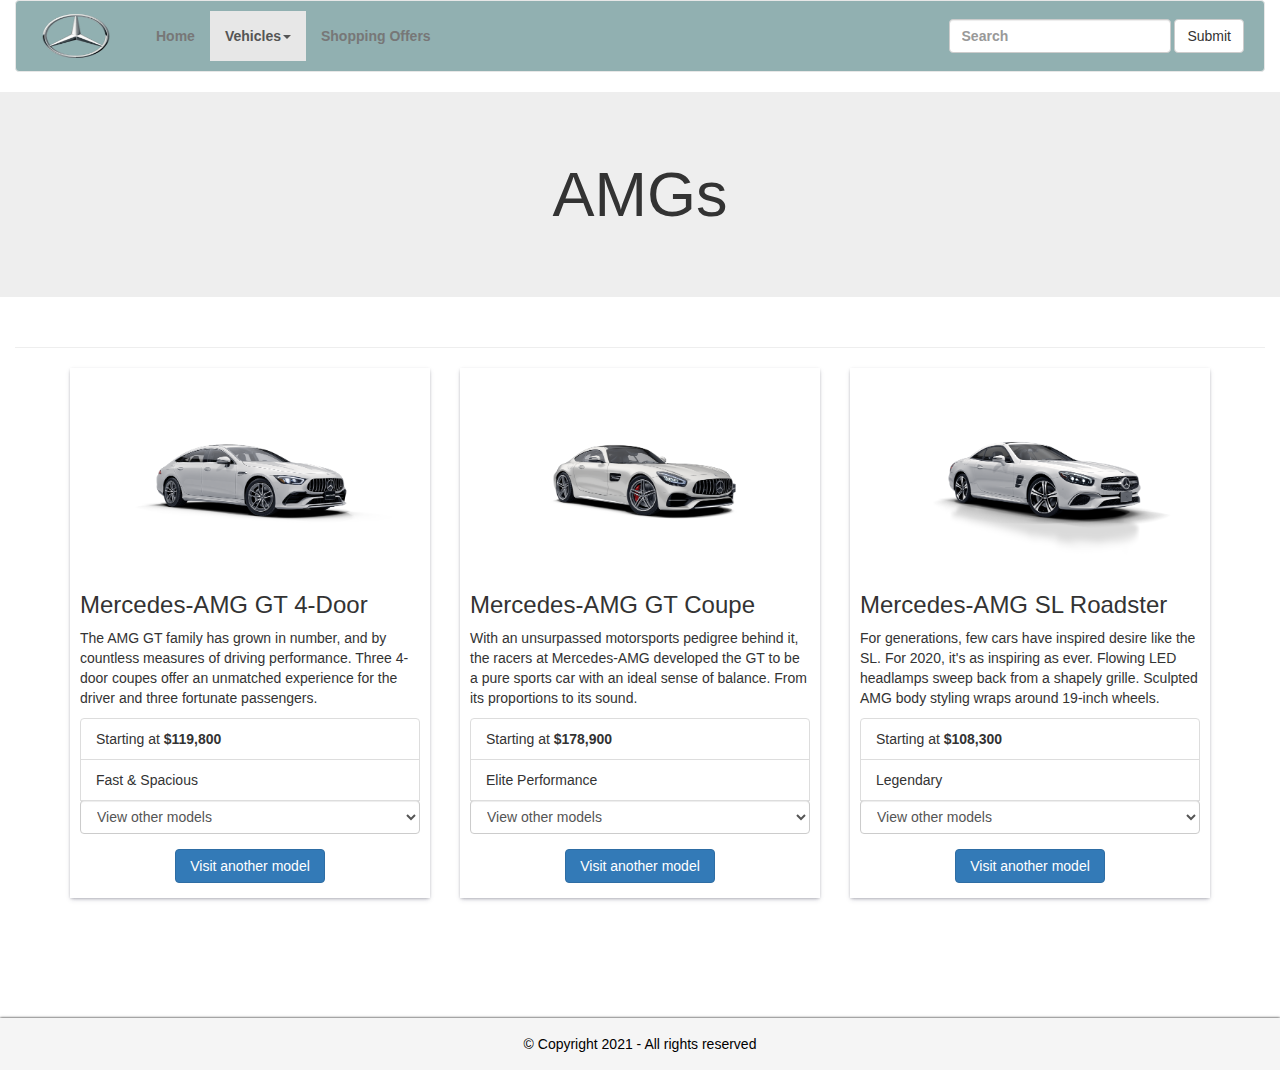
<file: amgs.html>
<!DOCTYPE html>
<html lang="en">
  <head>
    <title>Mercedes Benz AMG</title>

    <meta charset="UTF-8" />
    <meta http-equiv="X-UA-Compatible" content="IE=edge" />
    <meta name="viewport" content="width=device-width, initial-scale=1.0" />
    <link rel="stylesheet" href="./css/bootstrap-custom.css">
    <link
      rel="stylesheet"
      href="https://maxcdn.bootstrapcdn.com/bootstrap/3.3.7/css/bootstrap.min.css"
    />
    <script src="https://ajax.googleapis.com/ajax/libs/jquery/3.1.1/jquery.min.js"></script>
    <script src="https://maxcdn.bootstrapcdn.com/bootstrap/3.3.7/js/bootstrap.min.js"></script>
  </head>

  <body style="overflow-x: hidden;">
    <div class="container-fluid">
      <!-- Navbar -->
      <div class="container-responsive">
        <nav class="navbar navbar-default container-fluid text-center" role="navigation" style="padding: 10px;background-color: rgb(145, 176, 177); font-weight: bold;">
          <div class="navbar-header">
            <a href="index.html" class="">
              <img src="./images/logo.png" alt="" width="100" height="50" style="margin-right: 15px;" class="d-inline-block align-text-top">
            </a>
          </div>
    
          <div>
            <ul class="nav navbar-nav navbar-left">
              <li class=""><a href="index.html">Home</a></li>
              <li class="dropdown active">
                <a href="#" class="dropdown-toggle" data-toggle="dropdown">Vehicles<b class="caret"></b></a>
                 <ul class="dropdown-menu">
                  <li><a href="amgs.html">AMG's</a></li>
                  <li><a href="suvs.html">SUV's</a></li>
                   <li class="divider"></li>
                   <li><a href="vehicles.html">All vehicles</a></li>
                 </ul>
               </li>  
               <li><a href="special.html">Shopping Offers</a></li>
              
            </ul>
    
            <div>
              <form action="" role="search" class="navbar-form navbar-right">
                <div class="form-group">
                  <input type="text" class="form-control" placeholder="Search">
                </div>
                <button type="submit" class="btn btn-default" style="margin-right: 10px;">Submit</button>
              </form>
            </div>
            
          </div>
        </nav>
      <!-- Navbar -->
      </div>
    </div>

    <div class="jumbotron">
      <h1 class="text-center" style="margin-bottom: 20px;">AMGs</h1>
    </div>

    <div class="container-fluid">
      <hr>
    </div>

    <!-- Row 1 -->
    <div class="container">
        <div class="row">
          <!--1-->
          <div class="col-sm-12 col-md-4 col-lg-4">
            <div class="card" style="width: 100%;padding-left: 10px; padding-right: 10px; box-shadow: rgba(50, 50, 93, 0.25) 0px 2px 5px -1px, rgba(0, 0, 0, 0.3) 0px 1px 3px -1px;">
              <a href="">
                <img src="./images/car111.png" width="100%" class="card-img-top" alt="...">
              </a>
  
              <div class="card-body">
                <h5 class="h3">Mercedes-AMG GT 4-Door</h5>
                <p class="card-text">The AMG GT family has grown in number, and by countless measures of driving performance. Three 4-door coupes offer an unmatched experience for the driver and three fortunate passengers.</p>
              </div>
              <ul class="list-group list-group-flush">
                <li class="list-group-item">Starting at <span style="font-weight: bold;">$119,800</span></li>
                <li class="list-group-item">Fast & Spacious</li>
  
                <form role="form">
                  <div class="form-group">
                    <select name="" id="" class="form-control">
                      <option selected>View other models</option>
                      <option>AMG GT 53 4MATIC+ 4-door Coupe</option>
                      <option>AMG GT 63 S 4MATIC+ 4-door Coupe</option>
                    </select>
                  </div>
                </form>
                
                  <div style="display: flex; justify-content: center; align-content: center;">
                    <a href="vehicles.html">
                      <button class="btn btn-primary" style="width: 150px; margin-bottom: 15px;">Visit another model</button>
                    </a>
                  </div
                  >
              </ul>
            </div>
          </div>
          <!--1-->
  
          <!--2-->
          <div class="col-sm-12 col-md-4 col-lg-4">
            <div class="card" style="width: 100%;padding-left: 10px; padding-right: 10px; box-shadow: rgba(50, 50, 93, 0.25) 0px 2px 5px -1px, rgba(0, 0, 0, 0.3) 0px 1px 3px -1px;">
              <a href="">
                <img src="./images/car222.png" width="100%" class="card-img-top" alt="...">
              </a>
  
              <div class="card-body">
                <h5 class="h3">Mercedes-AMG GT Coupe</h5>
                <p class="card-text">With an unsurpassed motorsports pedigree behind it, the racers at Mercedes-AMG developed the GT to be a pure sports car with an ideal sense of balance. From its proportions to its sound.</p>
              </div>
              <ul class="list-group list-group-flush">
                <li class="list-group-item">Starting at <span style="font-weight: bold;">$178,900</span></li>
                <li class="list-group-item">Elite Performance</li>
  
                <form role="form">
                  <div class="form-group">
                    <select name="" id="" class="form-control">
                      <option selected>View other models</option>
                      <option>AMG GT C Coupe</option>
                      <option>AMG GT R Coupe</option>
                    </select>
                  </div>
                </form>
                
                  <div style="display: flex; justify-content: center; align-content: center;">
                    <a href="vehicles.html">
                      <button class="btn btn-primary" style="width: 150px; margin-bottom: 15px;">Visit another model</button>
                    </a>
                  </div
                  >
              </ul>
            </div>
          </div>
          <!--2-->
  
          <!--3-->
          <div class="col-sm-12 col-md-4 col-lg-4">
            <div class="card" style="width: 100%;padding-left: 10px; padding-right: 10px; box-shadow: rgba(50, 50, 93, 0.25) 0px 2px 5px -1px, rgba(0, 0, 0, 0.3) 0px 1px 3px -1px;">
              <a href="">
                <img src="./images/car333.png" width="100%" class="card-img-top" alt="...">
              </a>
  
              <div class="card-body">
                <h5 class="h3">Mercedes-AMG SL Roadster</h5>
                <p class="card-text">For generations, few cars have inspired desire like the SL. For 2020, it's as inspiring as ever. Flowing LED headlamps sweep back from a shapely grille. Sculpted AMG body styling wraps around 19-inch wheels.</p>
              </div>
              <ul class="list-group list-group-flush">
                <li class="list-group-item">Starting at <span style="font-weight: bold;">$108,300</span></li>
                <li class="list-group-item">Legendary</li>
  
                <form role="form">
                  <div class="form-group">
                    <select name="" id="" class="form-control">
                      <option selected>View other models</option>
                      <option>SL 450 Roadster</option>
                      <option>SL 550 Roadster</option>
                    </select>
                  </div>
                </form>
                
                  <div style="display: flex; justify-content: center; align-content: center;">
                    <a href="vehicles.html">
                      <button class="btn btn-primary" style="width: 150px; margin-bottom: 15px;">Visit another model</button>
                    </a>
                  </div
                  >
              </ul>
            </div>
          </div>
          <!--3-->
        </div>
      </div>

      <div class="container-responsive">
<!-- Footer -->
    <footer style="
    margin-top: 100px;
    background-color: whitesmoke;
    box-shadow: 0px 0px 2.5px black;
    color: black;
    text-align: center;
    padding: 6px;
    font-size: 12px;">
    <p class="attribution">
      <p style="font-size: 14px; text-align: center;">&copy; Copyright  2021 - All rights reserved </p>
    </p>
</footer>
<!-- Footer -->
      </div>
    
    
        <script src="js/bootstrap.min.js"></script>
      </body>
    </html>
</file>
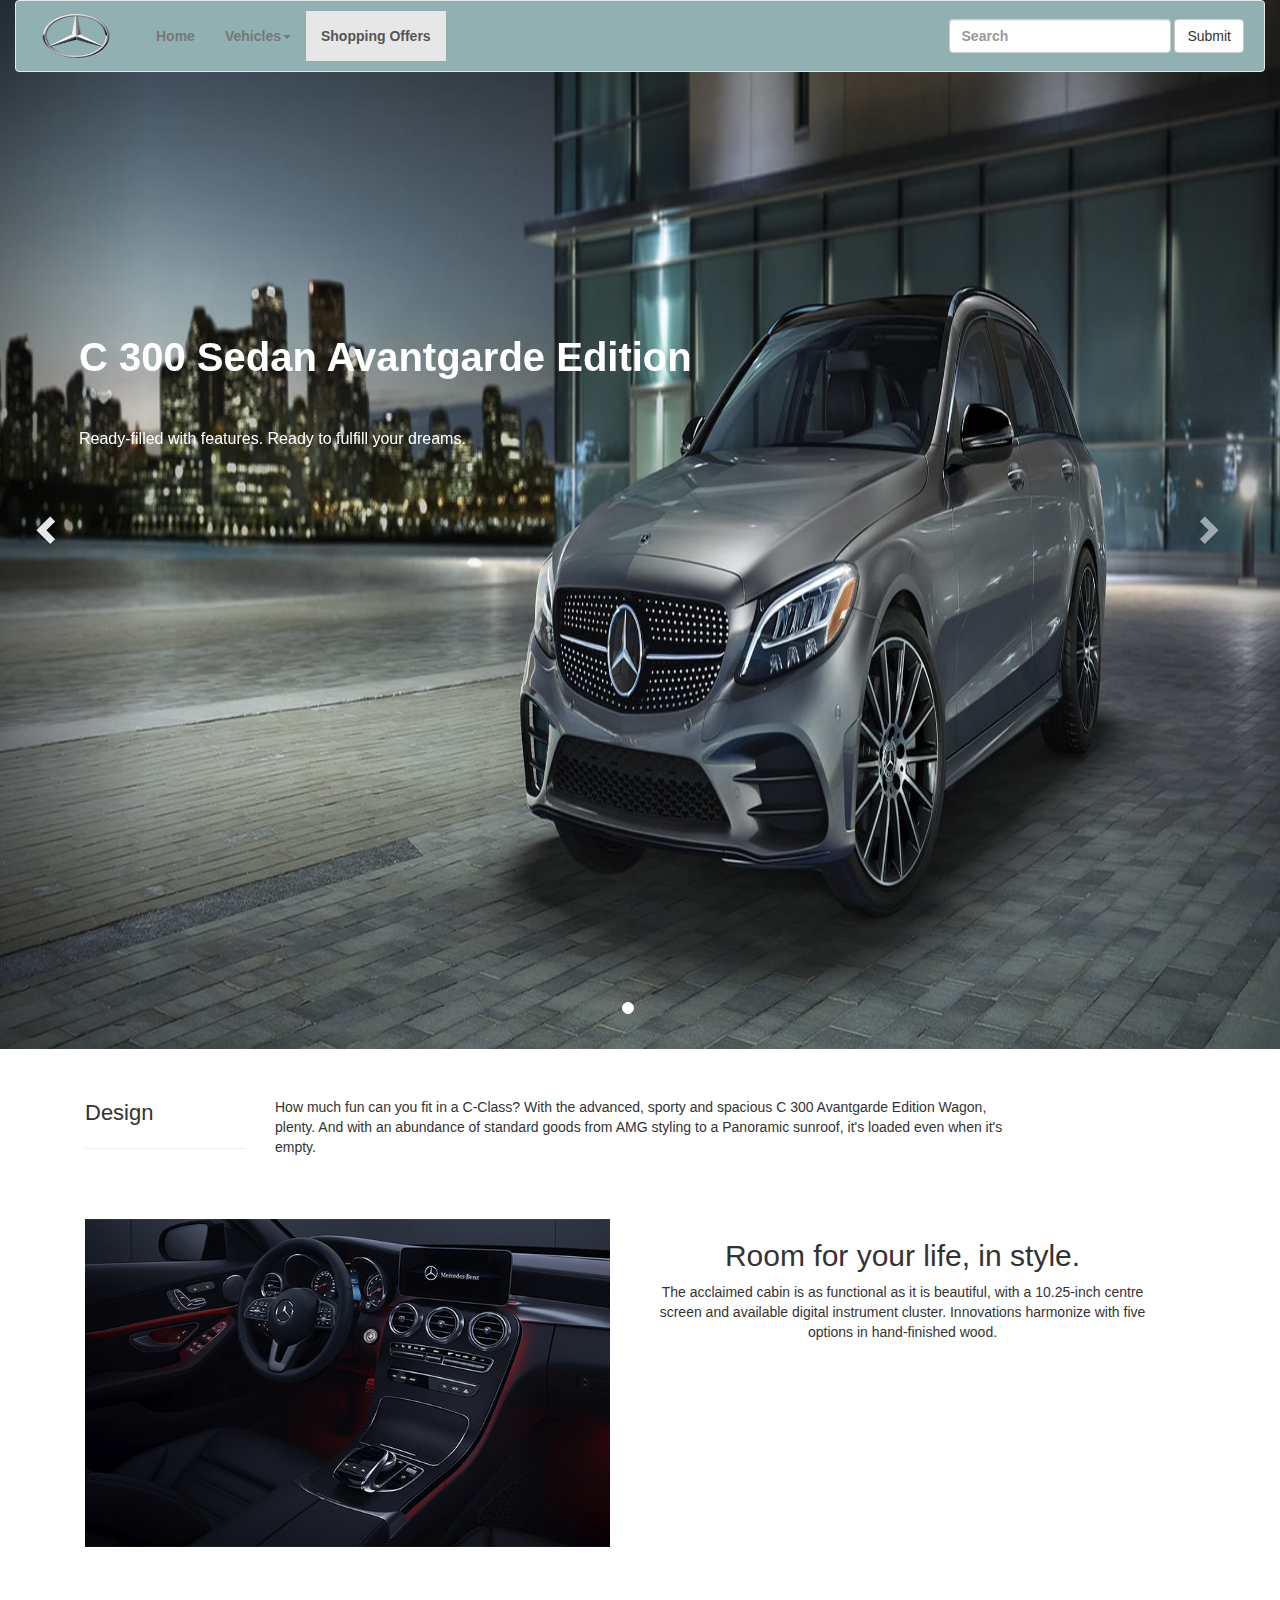
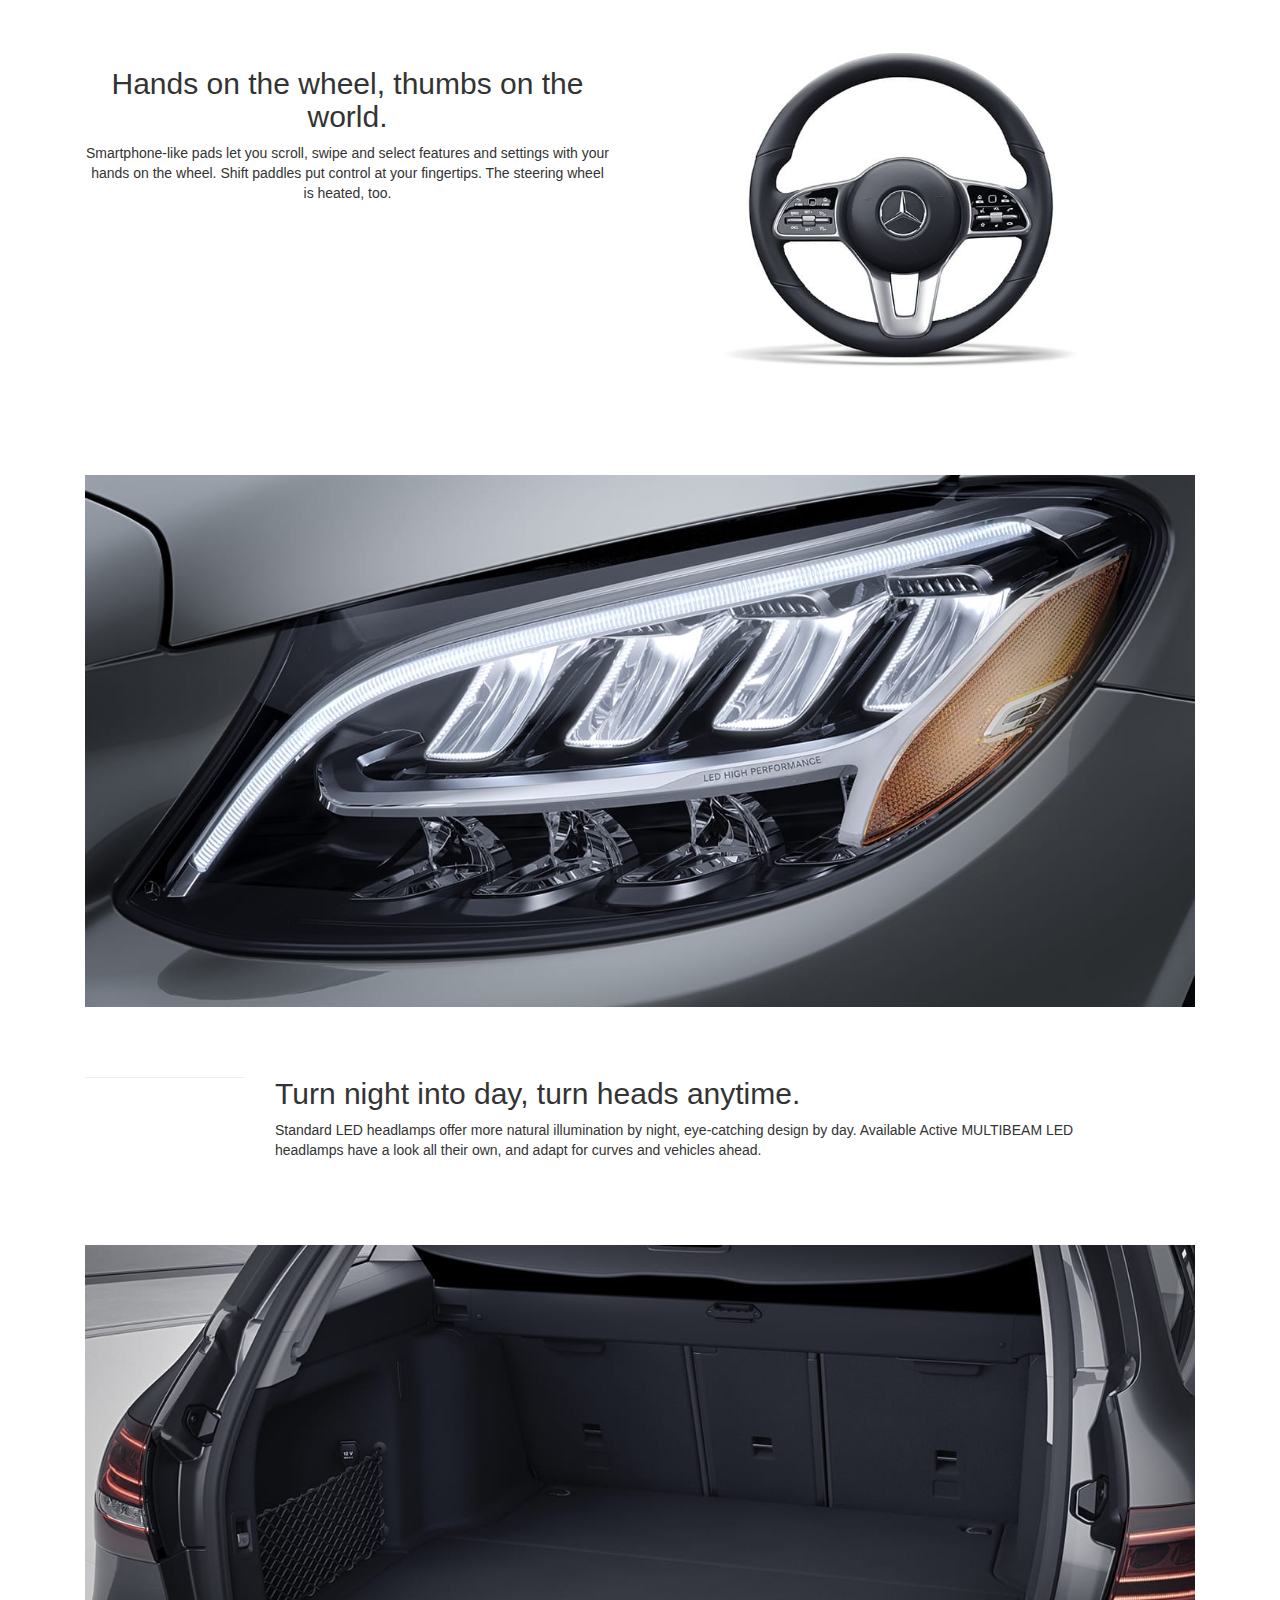
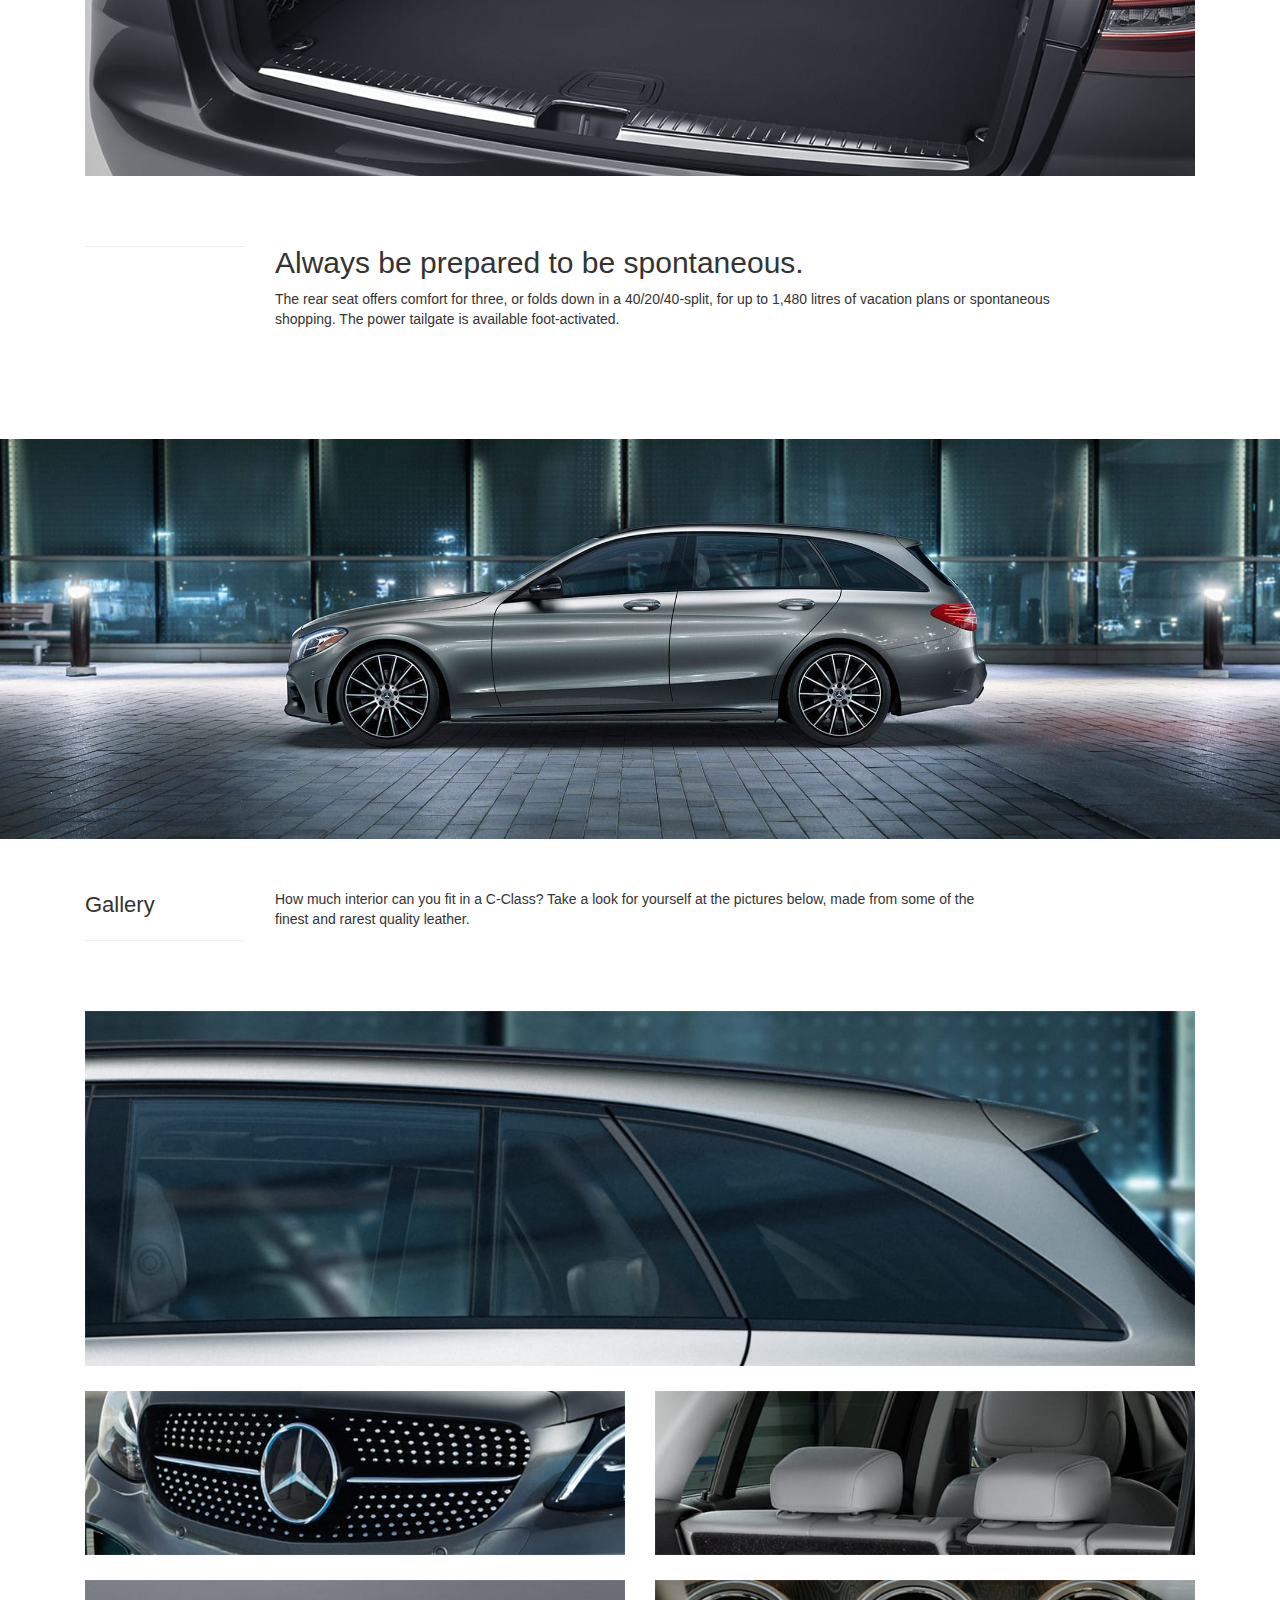
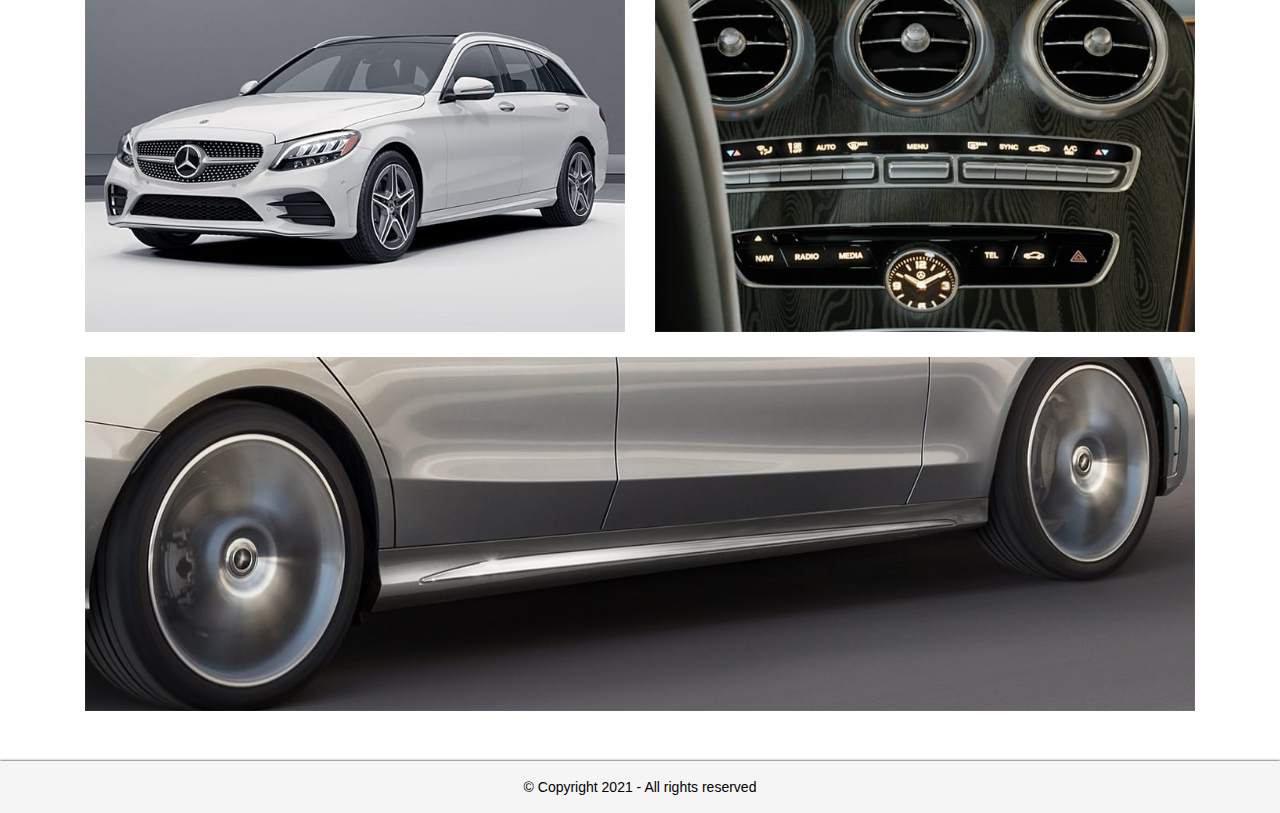
<file: special-car1.html>
<!DOCTYPE html>
<html lang="en">
  <head>
    <title>Mercedes Benz</title>

    <meta charset="UTF-8" />
    <meta http-equiv="X-UA-Compatible" content="IE=edge" />
    <meta name="viewport" content="width=device-width, initial-scale=1.0" />
    <link rel="stylesheet" href="./css/bootstrap-custom.css">
    <link
      rel="stylesheet"
      href="https://maxcdn.bootstrapcdn.com/bootstrap/3.3.7/css/bootstrap.min.css"
    />
    <script src="https://ajax.googleapis.com/ajax/libs/jquery/3.1.1/jquery.min.js"></script>
    <script src="https://maxcdn.bootstrapcdn.com/bootstrap/3.3.7/js/bootstrap.min.js"></script>
  </head>

  <body style="overflow-x: hidden;">
    <div class="container-responsive">
      <div class="container-fluid">
        <!-- Navbar -->
        <nav class="navbar navbar-default container-fluid text-center" role="navigation" style="z-index: 10;padding: 10px;background-color: rgb(145, 176, 177); font-weight: bold;">
          <div class="navbar-header">
            <a href="index.html" class="">
              <img src="./images/logo.png" alt="" width="100" height="50" style="margin-right: 15px;" class="d-inline-block align-text-top">
            </a>
          </div>
    
          <div>
            <ul class="nav navbar-nav navbar-left">
              <li><a href="index.html">Home</a></li>
              <li class="dropdown">
                <a href="#" class="dropdown-toggle" data-toggle="dropdown">Vehicles<b class="caret"></b></a>
                 <ul class="dropdown-menu">
                   <li><a href="amgs.html">AMG's</a></li>
                   <li><a href="suvs.html">SUV's</a></li>
                   <li class="divider"></li>
                   <li><a href="vehicles.html">All vehicles</a></li>
                 </ul>
               </li>  
               <li class="active"><a href="special.html">Shopping Offers</a></li>
              
            </ul>
    
            <div>
              <form action="" role="search" class="navbar-form navbar-right">
                <div class="form-group">
                  <input type="text" class="form-control" placeholder="Search">
                </div>
                <button type="submit" class="btn btn-default" style="margin-right: 10px;">Submit</button>
              </form>
            </div>
            
          </div>
        </nav>
  
        <!-- Background -->
        <div id="myCarousel" class="carousel slide" data-ride="carousel" style="margin-bottom:-125px;height: 116.5vh; width:110%; position: relative; bottom: 9.2rem; right:6%;">
          <ol class="carousel-indicators">
            <li data-target="#myCarousel" data-slide-to="0" class="active"></li>
          </ol>
        
          <div class="carousel-inner" role="listbox">
            <div class="item active">
              <img src="./images/special-car1.png" alt="Chania" style="height: 116.5vh; width: 100%;">
            </div>
      
          </div>
        
          <a class="left carousel-control" href="#myCarousel" role="button" data-slide="prev">
            <span class="glyphicon glyphicon-chevron-left" aria-hidden="true"></span>
            <span class="sr-only">Previous</span>
          </a>
          <a class="right carousel-control" href="#myCarousel" data-slide="next">
            <span class="glyphicon glyphicon-chevron-right" aria-hidden="true"></span>
            <span class="sr-only">Next</span>
          </a>
        </div>
  
          <h1 class="text-white" style="margin-left: 50px; font-size: 1px;">+</h1>
          <h1 class="text-white" style="color: white; font-weight: bold; font-size: 40px; position: absolute; top: 35%; margin-left: 5%;">C 300 Sedan Avantgarde Edition</h1>
          <p class="text-white" style="color: white; font-weight: 500; font-size: 16px; position: absolute; top: 47.5%; margin-left: 5%;">Ready-filled with features. Ready to fulfill your dreams.</p>
      <!-- Background -->
  
      <!-- Navbar -->
      </div>
  
      <!-- Content1 -->
      <!-- Content1 -->
  
      <!-- Content2 -->
      <div class="container">
          <div class="col-sm-12 col-md-12 col-lg-12" style="margin-bottom: 50px; margin-top: 50px;">
              <div class="row" style="margin-bottom: 50px;">
                  <div class="col-sm-4 col-md-2 col-lg-2">
                      <p style="font-size: 22px;">Design</p>
                      <hr>
                  </div>
                  <div class="col-sm-8 col-md-10 col-lg-8">
                      <p>How much fun can you fit in a C-Class? With the advanced, sporty and spacious C 300 Avantgarde Edition Wagon, plenty. And with an abundance of standard goods from AMG styling to a Panoramic sunroof, it's loaded even when it's empty.</p>
                  </div>
              </div>
  
              <!--Row2-->
              <div class="row" style="width:100%;">
                  <div class="col-sm-5 col-md-6 col-lg-6">
                      <img src="./images/car-features-1.png" class="img-fluid" style="max-width: 100%; height: auto;" alt="">
                 </div> 
                  <div class="col-sm-7 col-md-6 col-lg-6">
                      <div class="text-center" >
                          <h2>Room for your life, in style.</h2>
                          <p>The acclaimed cabin is as functional as it is beautiful, with a 10.25-inch centre screen and available digital instrument cluster. Innovations harmonize with five options in hand-finished wood.</p>
                      </div>
                  </div>
              </div>
  
              <!--Row3-->
              <div class="row" style="width:100%; margin-top: 100px;">
                  <div class="col-sm-7 col-md-6 col-lg-6">
                      <div class="text-center" >
                          <h2>Hands on the wheel, thumbs on the world.</h2>
                          <p>Smartphone-like pads let you scroll, swipe and select features and settings with your hands on the wheel. Shift paddles put control at your fingertips. The steering wheel is heated, too.</p>
                      </div>
                  </div>
  
                  <div class="col-sm-5 col-md-6 col-lg-6">
                      <img src="./images/car-features-2.png" class="img-fluid" style="max-width: 100%; height: auto;" alt="">
                 </div> 
              </div>
              <!--Row4-->
              <div class="row">
                  <div class="col-sm-12 col-md-l2 col-lg-12">
                      <img src="./images/car-features-3.png" style="width: 100%;  margin-top: 100px;" alt="">
                  </div>    
              </div>
              <!--Row5-->
              <div class="row" style="margin-top: 50px;">
                  <div class="col-sm-2 col-md-2 col-lg-2">
                      <hr>
                  </div>
                  <div class="col-sm-9 col-md-10 col-lg-9">
                      <div >
                          <h2>Turn night into day, turn heads anytime.</h2>
                          <p>Standard LED headlamps offer more natural illumination by night, eye-catching design by day. Available Active MULTIBEAM LED headlamps have a look all their own, and adapt for curves and vehicles ahead.</p>
                      </div>
                  </div>
              </div>
  
              <!--Row6-->
              <div class="row">
                  <div class="col-sm-12 col-md-l2 col-lg-12">
                      <img src="./images/car-features-4.png" style="width: 100%;  margin-top: 75px;" alt="">
                  </div>    
              </div>
              <!--Row7-->
              <div class="row" style="margin-top: 50px;">
                  <div class="col-sm-2 col-md-2 col-lg-2">
                      <hr>
                  </div>
                  <div class="col-sm-9 col-md-10 col-lg-9">
                      <div >
                          <h2>Always be prepared to be spontaneous.</h2>
                          <p>The rear seat offers comfort for three, or folds down in a 40/20/40-split, for up to 1,480 litres of vacation plans or spontaneous shopping. The power tailgate is available foot-activated.</p>
                      </div>
                  </div>
              </div>
  
          </div>
        
      </div>
      <img src="./images/car-features-5.png" style="width: 100%;  margin-top: 50px;" alt="">
  
      <!-- Content2 -->
  
      <!-- Content3 -->
      <!-- Gridi -->
      <div class="container">
          <div class="col-sm-12 col-md-12 col-lg-12" style="margin-bottom: 50px; margin-top: 50px;">
              <div class="row" style="margin-bottom: 50px;">
                  <div class="col-sm-4 col-md-2 col-lg-2">
                      <p style="font-size: 22px;">Gallery</p>
                      <hr>
                  </div>
                  <div class="col-sm-8 col-md-10 col-lg-8">
                      <p>How much interior can you fit in a C-Class? Take a look for yourself at the pictures below, made from some of the finest and rarest quality leather.</p>
                  </div>
              </div>
  
              <div class="row">
                  <div class="col-sm-12 col-md-l2 col-lg-12">
                      <img src="./images/grid1.png" style="width: 100%; cursor:pointer" alt="">
                  </div>    
              </div>
              
              <div class="row">
                  <div class="col-sm-6 col-md-6 col-lg-6">
                      <img src="./images/grid2.png" style="width: 100%;  margin-top: 25px; cursor:pointer" alt="">
                  </div> 
  
                  <div class="col-sm-6 col-md-6 col-lg-6">
                      <img src="./images/grid3.png" style="width: 100%;  margin-top: 25px; cursor:pointer" alt="">
                  </div> 
  
                  <div class="col-sm-6 col-md-6 col-lg-6">
                      <img src="./images/grid4.png" style="width: 100%;  margin-top: 25px; cursor:pointer" alt="">
                  </div> 
  
                  <div class="col-sm-6 col-md-6 col-lg-6">
                      <img src="./images/grid6.png" style="width: 100%;  margin-top: 25px; cursor:pointer" alt="">
                  </div> 
  
                  <div class="col-sm-12 col-md-12 col-lg-12">
                      <img src="./images/grid5.png" style="width: 100%;  margin-top: 25px; cursor:pointer" alt="">
                  </div> 
              </div>
  
          </div>
      </div>
      <!-- Content3 -->
    </div>


    <div class="container-responsive">
    <!-- Footer -->
    <footer style="
    margin-top: 0px;
    background-color: whitesmoke;
    box-shadow: 0px 0px 2.5px black;
    color: black;
    text-align: center;
    padding: 6px;
    font-size: 12px;">
    <p class="attribution">
      <p style="font-size: 14px; text-align: center;">&copy; Copyright  2021 - All rights reserved </p>
    </p>
    </footer>
    <!-- Footer -->
    </div>


    <script src="js/bootstrap.min.js"></script>
  </body>
</html>
</file>
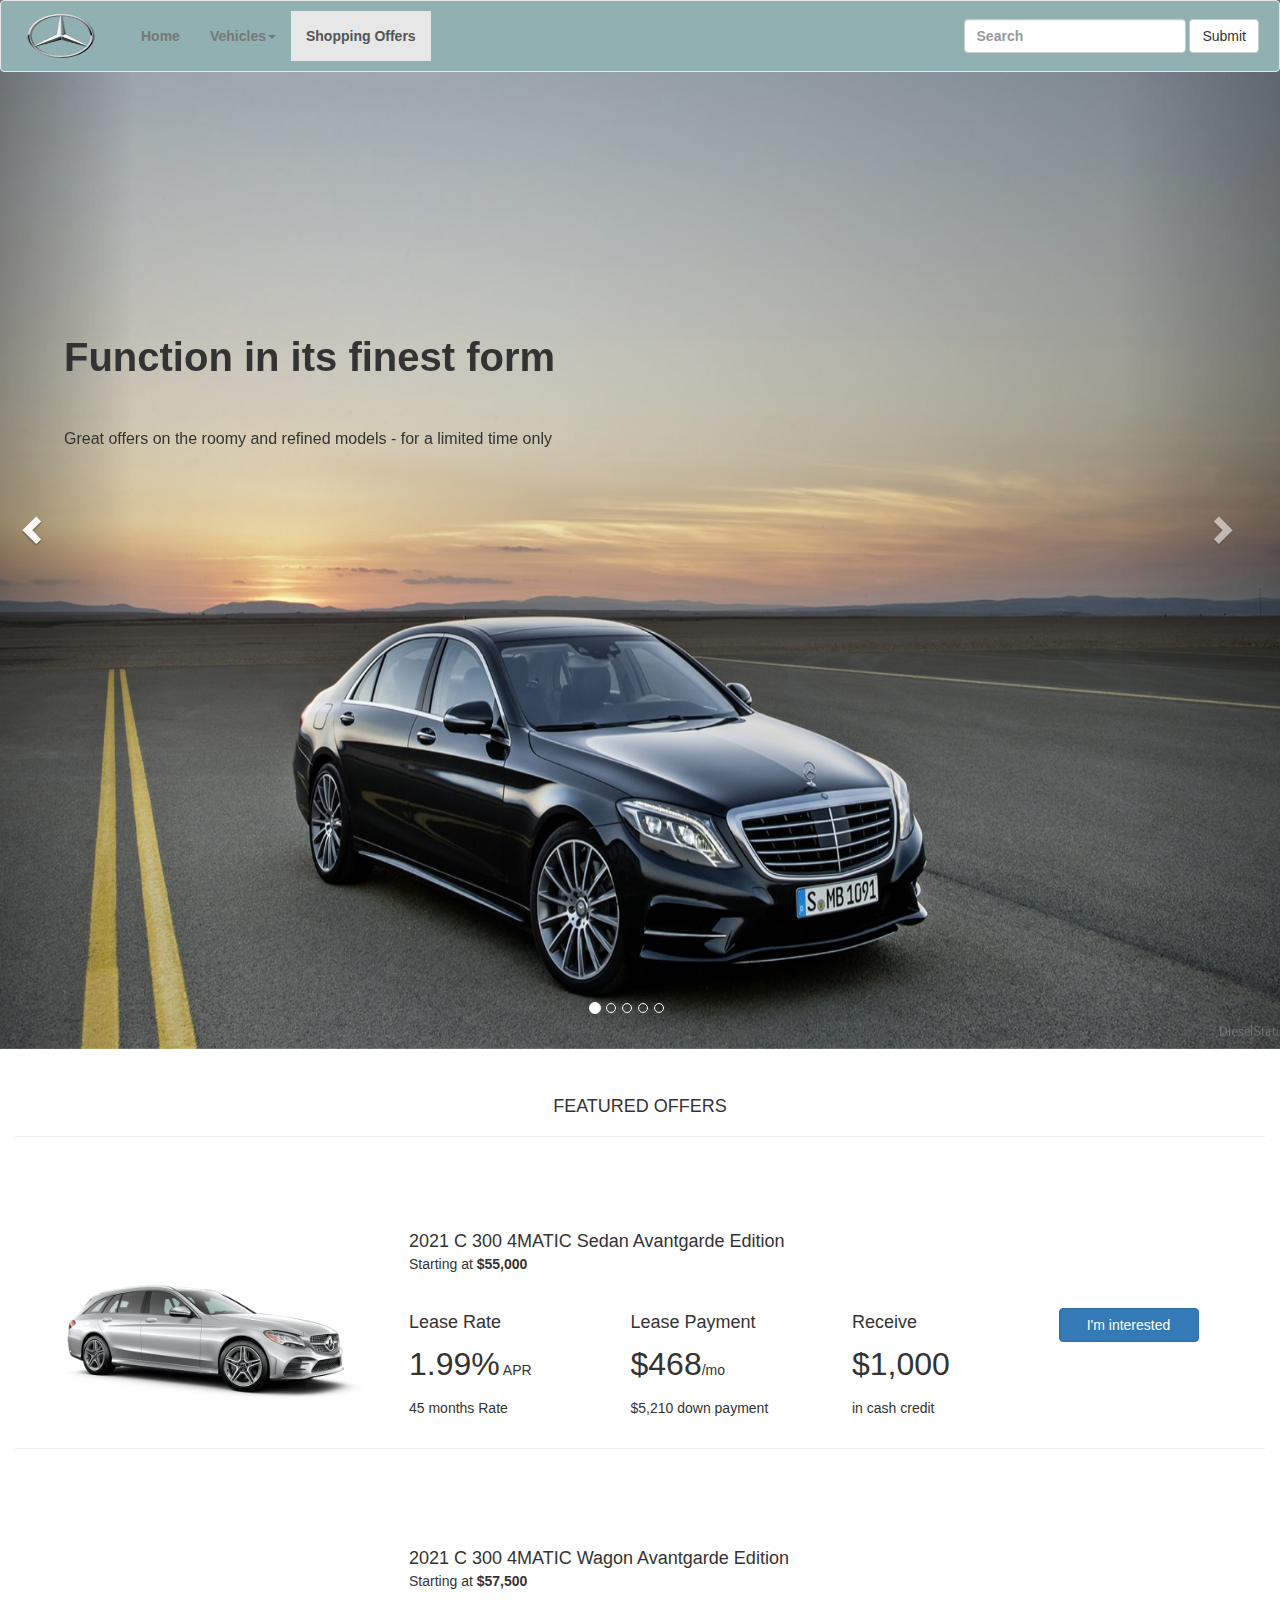
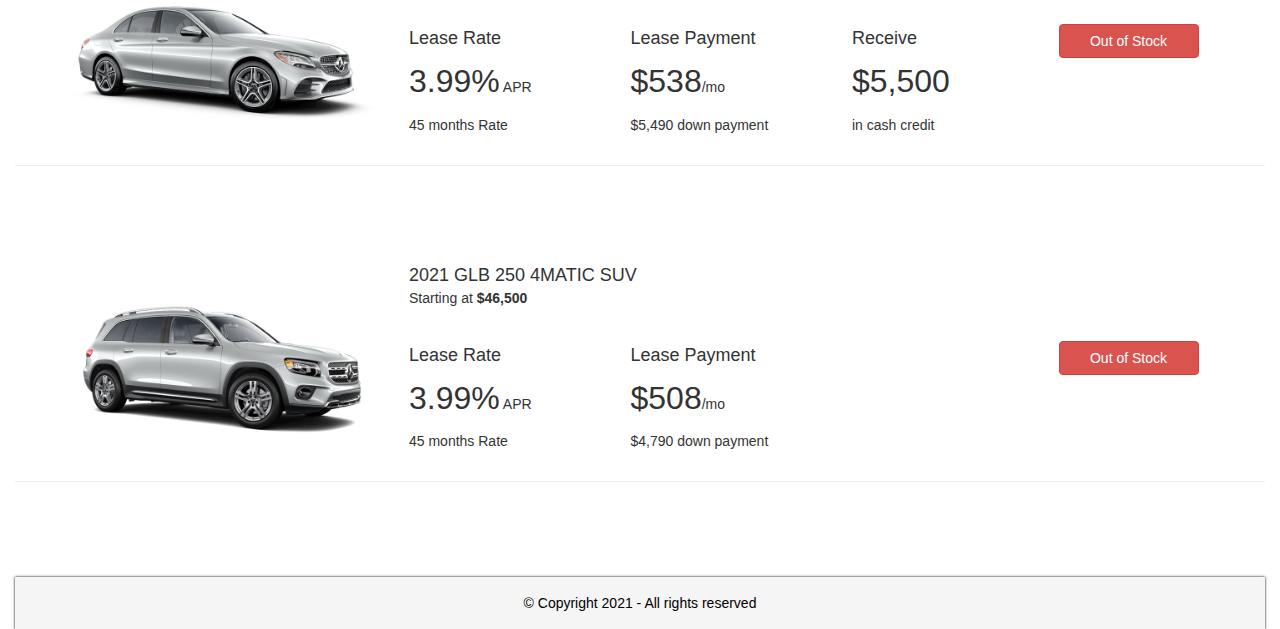
<file: special.html>
<!DOCTYPE html>
<html lang="en">
  <head>
    <title>Mercedes Benz</title>

    <meta charset="UTF-8" />
    <meta http-equiv="X-UA-Compatible" content="IE=edge" />
    <meta name="viewport" content="width=device-width, initial-scale=1.0" />
    <link rel="stylesheet" href="./css/bootstrap-custom.css">
    <link
      rel="stylesheet"
      href="https://maxcdn.bootstrapcdn.com/bootstrap/3.3.7/css/bootstrap.min.css"
    />
    <script src="https://ajax.googleapis.com/ajax/libs/jquery/3.1.1/jquery.min.js"></script>
    <script src="https://maxcdn.bootstrapcdn.com/bootstrap/3.3.7/js/bootstrap.min.js"></script>
  </head>

  <body style="overflow-x: hidden;">
    <div class="container-responsive">
      <!-- Navbar -->
      <div class="container-responsive">
        <nav class="navbar navbar-default container-fluid text-center" role="navigation" style="z-index: 10;padding: 10px;background-color: rgb(145, 176, 177); font-weight: bold;">
          <div class="navbar-header">
            <a href="index.html" class="">
              <img src="./images/logo.png" alt="" width="100" height="50" style="margin-right: 15px;" class="d-inline-block align-text-top">
            </a>
          </div>
    
          <div>
            <ul class="nav navbar-nav navbar-left">
              <li><a href="index.html">Home</a></li>
              <li class="dropdown">
                <a href="#" class="dropdown-toggle" data-toggle="dropdown">Vehicles<b class="caret"></b></a>
                 <ul class="dropdown-menu">
                   <li><a href="amgs.html">AMG's</a></li>
                   <li><a href="suvs.html">SUV's</a></li>
                   <li class="divider"></li>
                   <li><a href="vehicles.html">All vehicles</a></li>
                 </ul>
               </li>  
               <li class="active"><a href="special.html">Shopping Offers</a></li>
              
            </ul>
    
            <div>
              <form action="" role="search" class="navbar-form navbar-right">
                <div class="form-group">
                  <input type="text" class="form-control" placeholder="Search">
                </div>
                <button type="submit" class="btn btn-default" style="margin-right: 10px;">Submit</button>
              </form>
            </div>
            
          </div>
        </nav>
      </div>

      <!-- Background -->
      <div id="myCarousel" class="carousel slide" data-ride="carousel" style="margin-bottom:-125px;height: 116.5vh; width:110%; position: relative; bottom: 9.2rem; right:6%;">
        <ol class="carousel-indicators">
          <li data-target="#myCarousel" data-slide-to="0" class="active"></li>
          <li data-target="#myCarousel" data-slide-to="1"></li>
          <li data-target="#myCarousel" data-slide-to="2"></li>
          <li data-target="#myCarousel" data-slide-to="3"></li>
          <li data-target="#myCarousel" data-slide-to="4"></li>
        </ol>
      
        <div class="carousel-inner" role="listbox">
          <div class="item active">
            <img src="./images/bg5.png" alt="Chania" style="height: 116.5vh; width: 100%;">
          </div>
      
          <div class="item">
            <img src="./images/bg4.png" alt="Chania" style="height: 116.5vh; width: 100%;">
          </div>

          <div class="item">
            <img src="./images/bg3.png" alt="Flower" style="height: 116.5vh; width: 100%;">
          </div>
        
          <div class="item">
            <img src="./images/bg2.png" alt="Flower" style="height: 116.5vh; width: 100%;">
          </div>

          <div class="item">
            <img src="./images/bg.png" alt="Flower" style="height: 116.5vh; width: 100%;">
          </div>
        </div>
      
        <a class="left carousel-control" href="#myCarousel" role="button" data-slide="prev">
          <span class="glyphicon glyphicon-chevron-left" aria-hidden="true"></span>
          <span class="sr-only">Previous</span>
        </a>
        <a class="right carousel-control" href="#myCarousel" data-slide="next">
          <span class="glyphicon glyphicon-chevron-right" aria-hidden="true"></span>
          <span class="sr-only">Next</span>
        </a>
      </div>

        <h1 class="text-white" style="margin-left: 50px; font-size: 1px;">+</h1>
        <h1 class="text-white" style="font-weight: bold; font-size: 40px; position: absolute; top: 35%; margin-left: 5%;">Function in its finest form</h1>
        <p class="text-white" style="font-weight: 500; font-size: 16px; position: absolute; top: 47.5%; margin-left: 5%;">Great offers on the roomy and refined models - for a limited time only</p>
    <!-- Background -->

    <!-- Navbar -->
    </div>

    <!-- Content1 -->
    <!-- Content1 -->

    <!-- Content2 -->
    <div class="container-responsive">
      <div class="container-fluid">
        <div style="">
          <h4 style="text-align: center; margin-top: 50px;">FEATURED OFFERS</h4>
          <hr>
  
          <div class="row">
              <div class="col-sm-12 col-md-12 col-lg-12" style="margin-bottom: 75px; margin-top: 75px;">
                  
                  <div class="media">
                      <div class="media-left">
                      <img src="./images/special-1.png" class="media-object" style="width: 30vw; max-height: 100vh;">
                      </div>
                      <div class="media-body">
                      <h4 class="media-heading">2021 C 300 4MATIC Sedan Avantgarde Edition</h4>
                      <h5 class="media-heading">Starting at <span style="font-weight: bold;">$55,000</span></h5>
      
                      <div class="row">
                          <div class="col-sm-12 col-md-3 col-lg-3" style="margin-top: 25px;">
                              <h4>Lease Rate</h4>
                              <p><span style="font-size: 32px;">1.99%</span> APR</p>
                              <p>45 months Rate</p>
                          </div>
                          <div class="col-sm-12 col-md-3 col-lg-3" style="margin-top: 25px;">
                              <h4>Lease Payment</h4>
                              <p><span style="font-size: 32px;">$468</span>/mo</p>
                              <p>$5,210 down payment</p>
                          </div>
                          <div class="col-sm-12 col-md-3 col-lg-3" style="margin-top: 25px;">
                              <h4>Receive</h4>
                              <p><span style="font-size: 32px;">$1,000</span></p>
                              <p>in cash credit</p>
                          </div>
                          <div>
                              <a href="special-car1.html">
                                  <button class="btn btn-primary" style="width: 140px; margin-top: 30px;">I'm interested</button>
                              </a>
                          </div>
                      </div>
                  </div>
                  <hr>
      
                  <div class="media" style="margin-top: 100px;">
                      <div class="media-left">
                      <img src="./images/special-2.png" class="media-object" style="width: 30vw; max-height: 100vh;">
                      </div>
                      <div class="media-body">
                      <h4 class="media-heading">2021 C 300 4MATIC Wagon Avantgarde Edition</h4>
                      <h5 class="media-heading">Starting at <span style="font-weight: bold;">$57,500</span></h5>
      
                      <div class="row">
                          <div class="col-sm-12 col-md-3 col-lg-3" style="margin-top: 25px;">
                              <h4>Lease Rate</h4>
                              <p><span style="font-size: 32px;">3.99%</span> APR</p>
                              <p>45 months Rate</p>
                          </div>
                          <div class="col-sm-12 col-md-3 col-lg-3" style="margin-top: 25px;">
                              <h4>Lease Payment</h4>
                              <p><span style="font-size: 32px;">$538</span>/mo</p>
                              <p>$5,490 down payment</p>
                          </div>
                          <div class="col-sm-12 col-md-3 col-lg-3" style="margin-top: 25px;">
                              <h4>Receive</h4>
                              <p><span style="font-size: 32px;">$5,500</span></p>
                              <p>in cash credit</p>
                          </div>
                          <div>
                              <a href="#">
                                  <button class="btn btn-danger" style="width: 140px; margin-top: 30px;">Out of Stock</button>
                              </a>
                          </div>
                      </div>
                  </div>
                  <hr>
      
                  <div class="media" style="margin-top: 100px;">
                      <div class="media-left">
                      <img src="./images/special-3.png" class="media-object" style="width: 30vw; max-height: 100vh;">
                      </div>
                      <div class="media-body">
                      <h4 class="media-heading">2021 GLB 250 4MATIC SUV</h4>
                      <h5 class="media-heading">Starting at <span style="font-weight: bold;">$46,500</span></h5>
      
                      <div class="row">
                          <div class="col-sm-12 col-md-3 col-lg-3" style="margin-top: 25px;">
                              <h4>Lease Rate</h4>
                              <p><span style="font-size: 32px;">3.99%</span> APR</p>
                              <p>45 months Rate</p>
                          </div>
                          <div class="col-sm-12 col-md-3 col-lg-3" style="margin-top: 25px;">
                              <h4>Lease Payment</h4>
                              <p><span style="font-size: 32px;">$508</span>/mo</p>
                              <p>$4,790 down payment</p>
                          </div>
                          <div class="col-sm-12 col-md-3 col-lg-3" style="margin-top: 25px;">
  
                          </div>
                          <div>
                              <a href="#">
                                  <button class="btn btn-danger" style="width: 140px; margin-top: 30px;">Out of Stock</button>
                              </a>
                          </div>
                      </div>
                  </div>
                  <hr>
      
                  
              </div>
          </div>
      </div>
    </div>

</div>

      
    </div>
    <!-- Content2 -->

    <!-- Content3 -->
    <!-- Content3 -->

    <!-- Footer -->
    <footer style="
    margin-top: 0px;
    background-color: whitesmoke;
    box-shadow: 0px 0px 2.5px black;
    color: black;
    text-align: center;
    padding: 6px;
    font-size: 12px;">
    <p class="attribution">
      <p style="font-size: 14px; text-align: center;">&copy; Copyright  2021 - All rights reserved </p>
    </p>
    </footer>
    <!-- Footer -->


    <script src="js/bootstrap.min.js"></script>
  </body>
</html>
</file>
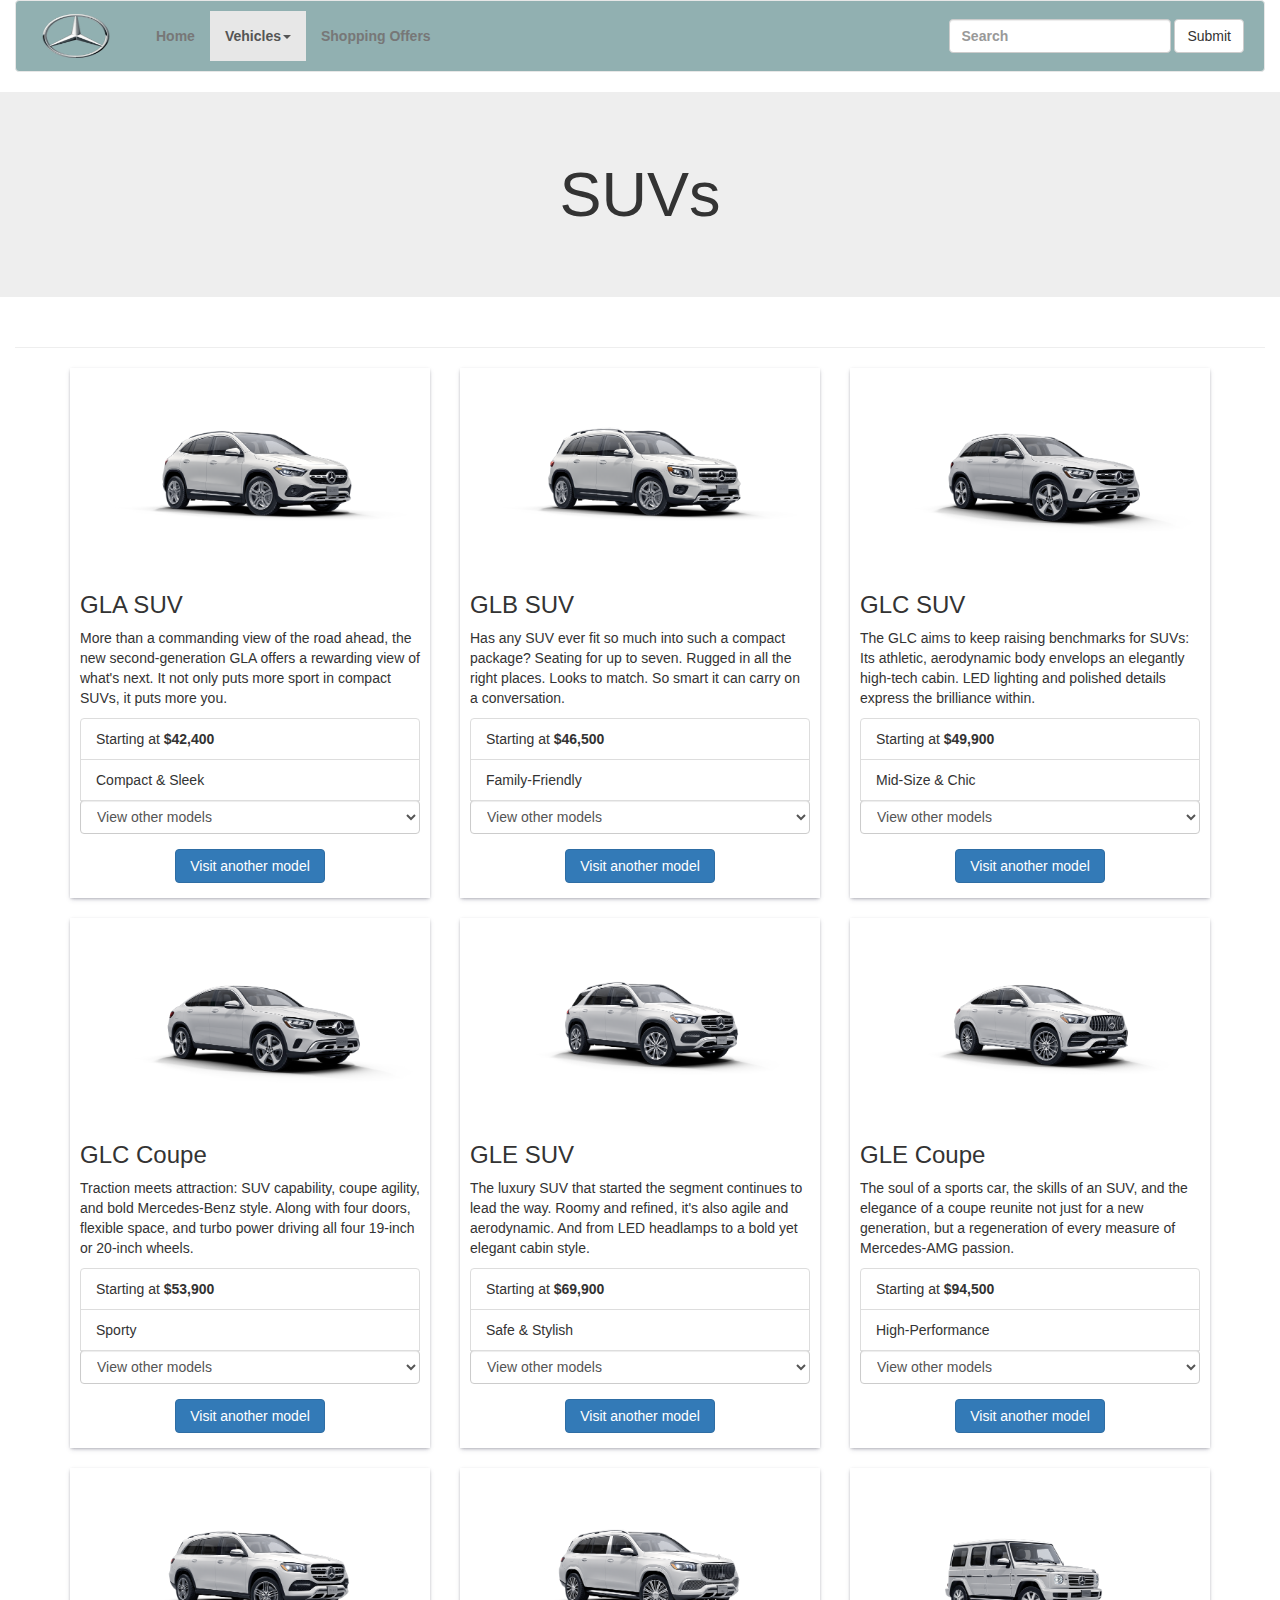
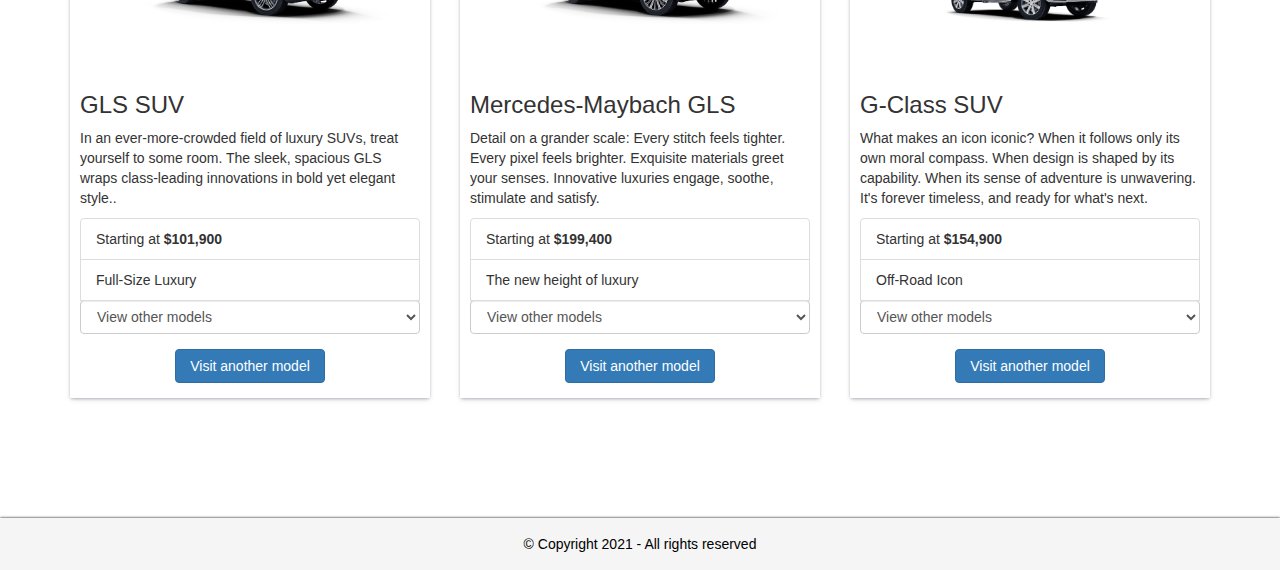
<file: suvs.html>
<!DOCTYPE html>
<html lang="en">
  <head>
    <title>Mercedes Benz Jeeps</title>

    <meta charset="UTF-8" />
    <meta http-equiv="X-UA-Compatible" content="IE=edge" />
    <meta name="viewport" content="width=device-width, initial-scale=1.0" />
    <link rel="stylesheet" href="./css/bootstrap-custom.css">
    <link
      rel="stylesheet"
      href="https://maxcdn.bootstrapcdn.com/bootstrap/3.3.7/css/bootstrap.min.css"
    />
    <script src="https://ajax.googleapis.com/ajax/libs/jquery/3.1.1/jquery.min.js"></script>
    <script src="https://maxcdn.bootstrapcdn.com/bootstrap/3.3.7/js/bootstrap.min.js"></script>
  </head>

  <body style="overflow-x: hidden;">
    <div class="container-fluid">
      <div class="container-responsive">
              <!-- Navbar -->
      <nav class="navbar navbar-default container-fluid text-center" role="navigation" style="padding: 10px;background-color: rgb(145, 176, 177); font-weight: bold;">
        <div class="navbar-header">
          <a href="index.html" class="">
            <img src="./images/logo.png" alt="" width="100" height="50" style="margin-right: 15px;" class="d-inline-block align-text-top">
          </a>
        </div>
  
        <div>
          <ul class="nav navbar-nav navbar-left">
            <li class=""><a href="index.html">Home</a></li>
            <li class="dropdown active">
              <a href="#" class="dropdown-toggle" data-toggle="dropdown">Vehicles<b class="caret"></b></a>
               <ul class="dropdown-menu">
                 <li><a href="amgs.html">AMG's</a></li>
                 <li><a href="suvs.html">SUV's</a></li>
                 <li class="divider"></li>
                 <li><a href="vehicles.html">All vehicles</a></li>
               </ul>
             </li>  
             <li><a href="special.html">Shopping Offers</a></li>
            
          </ul>
  
          <div>
            <form action="" role="search" class="navbar-form navbar-right">
              <div class="form-group">
                <input type="text" class="form-control" placeholder="Search">
              </div>
              <button type="submit" class="btn btn-default" style="margin-right: 10px;">Submit</button>
            </form>
          </div>
          
        </div>
      </nav>
    <!-- Navbar -->
      </div>
    </div>

    <div class="jumbotron">
      <h1 class="text-center" style="margin-bottom: 20px;">SUVs</h1>
    </div>

    <div class="container-fluid">
      <hr>
    </div>

    <!-- Row 1 -->
    <div class="container">
      <div class="row">
        <!--First-->
        <div class="col-sm-12 col-md-4 col-lg-4">
          <div class="card" style="width: 100%;padding-left: 10px; padding-right: 10px; box-shadow: rgba(50, 50, 93, 0.25) 0px 2px 5px -1px, rgba(0, 0, 0, 0.3) 0px 1px 3px -1px;">
            <a href="">
              <img src="./images/car1.png" width="100%" class="card-img-top" alt="...">
            </a>

            <div class="card-body">
              <h5 class="h3">GLA SUV</h5>
              <p class="card-text">More than a commanding view of the road ahead, the new second-generation GLA offers a rewarding view of what's next. It not only puts more sport in compact SUVs, it puts more you.</p>
            </div>
            <ul class="list-group list-group-flush">
              <li class="list-group-item">Starting at <span style="font-weight: bold;">$42,400</span></li>
              <li class="list-group-item">Compact & Sleek</li>

              <form role="form">
                <div class="form-group">
                  <select name="" id="" class="form-control">
                    <option selected>View other models</option>
                    <option>AMG GLA 35 4MATIC SUV</option>
                    <option>AMG GLA 45 4MATIC SUV</option>
                  </select>
                </div>
              </form>
              
                <div style="display: flex; justify-content: center; align-content: center;">
                  <a href="vehicles.html">
                    <button class="btn btn-primary" style="width: 150px; margin-bottom: 15px;">Visit another model</button>
                  </a>
                </div
                >
            </ul>
          </div>
        </div>
        <!--First-->

        <!--Second-->
        <div class="col-sm-12 col-md-4 col-lg-4">
          <div class="card" style="width: 100%;padding-left: 10px; padding-right: 10px; box-shadow: rgba(50, 50, 93, 0.25) 0px 2px 5px -1px, rgba(0, 0, 0, 0.3) 0px 1px 3px -1px;">
            <a href="">
              <img src="./images/car2.png" width="100%" class="card-img-top" alt="...">
            </a>

            <div class="card-body">
              <h5 class="h3">GLB SUV</h5>
              <p class="card-text">Has any SUV ever fit so much into such a compact package? Seating for up to seven. Rugged in all the right places. Looks to match. So smart it can carry on a conversation.</p>
            </div>
            <ul class="list-group list-group-flush">
              <li class="list-group-item">Starting at <span style="font-weight: bold;">$46,500</span></li>
              <li class="list-group-item">Family-Friendly</li>

              <form role="form">
                <div class="form-group">
                  <select name="" id="" class="form-control">
                    <option selected>View other models</option>
                    <option>GLB 250 4MATIC SUV</option>
                    <option>AMG GLB 35 4MATIC SUV</option>
                  </select>
                </div>
              </form>
              
                <div style="display: flex; justify-content: center; align-content: center;">
                  <a href="vehicles.html">
                    <button class="btn btn-primary" style="width: 150px; margin-bottom: 15px;">Visit another model</button>
                  </a>
                </div
                >
            </ul>
          </div>
        </div>
        <!--Second-->

        <!--Third-->
        <div class="col-sm-12 col-md-4 col-lg-4">
          <div class="card" style="width: 100%;padding-left: 10px; padding-right: 10px; box-shadow: rgba(50, 50, 93, 0.25) 0px 2px 5px -1px, rgba(0, 0, 0, 0.3) 0px 1px 3px -1px;">
            <a href="">
              <img src="./images/car3.png" width="100%" class="card-img-top" alt="...">
            </a>

            <div class="card-body">
              <h5 class="h3">GLC SUV</h5>
              <p class="card-text">The GLC aims to keep raising benchmarks for SUVs: Its athletic, aerodynamic body envelops an elegantly high-tech cabin. LED lighting and polished details express the brilliance within.</p>
            </div>
            <ul class="list-group list-group-flush">
              <li class="list-group-item">Starting at <span style="font-weight: bold;">$49,900</span></li>
              <li class="list-group-item">Mid-Size & Chic</li>

              <form role="form">
                <div class="form-group">
                  <select name="" id="" class="form-control">
                    <option selected>View other models</option>
                    <option>GLC 300 4MATIC SUV</option>
                    <option>AMG GLC 43 4MATIC SUV</option>
                    <option>AMG GLC 63 S 4MATIC+ SUV</option>
                  </select>
                </div>
              </form>
              
                <div style="display: flex; justify-content: center; align-content: center;">
                  <a href="vehicles.html">
                    <button class="btn btn-primary" style="width: 150px; margin-bottom: 15px;">Visit another model</button>
                  </a>
                </div
                >
            </ul>
          </div>
        </div>
        <!--Third-->
      </div>
    </div>
    <!-- Row 1 -->
    <!--================================================================================-->
    <!--Row 2-->
    <div class="container">
      <div class="row">
        <!--4-->
        <div class="col-sm-12 col-md-4 col-lg-4">
          <div class="card" style="width: 100%;padding-left: 10px; padding-right: 10px; box-shadow: rgba(50, 50, 93, 0.25) 0px 2px 5px -1px, rgba(0, 0, 0, 0.3) 0px 1px 3px -1px;">
            <a href="">
              <img src="./images/car4.png" width="100%" class="card-img-top" alt="...">
            </a>

            <div class="card-body">
              <h5 class="h3">GLC Coupe</h5>
              <p class="card-text">Traction meets attraction: SUV capability, coupe agility, and bold Mercedes-Benz style. Along with four doors, flexible space, and turbo power driving all four 19-inch or 20-inch wheels.</p>
            </div>
            <ul class="list-group list-group-flush">
              <li class="list-group-item">Starting at <span style="font-weight: bold;">$53,900</span></li>
              <li class="list-group-item">Sporty</li>

              <form role="form">
                <div class="form-group">
                  <select name="" id="" class="form-control">
                    <option selected>View other models</option>
                    <option>GLC 300 4MATIC Coupe</option>
                    <option>AMG GLC 43 4MATIC Coupe</option>
                    <option>AMG GLC 63 S 4MATIC+ Coupe</option>
                  </select>
                </div>
              </form>
              
                <div style="display: flex; justify-content: center; align-content: center;">
                  <a href="vehicles.html">
                    <button class="btn btn-primary" style="width: 150px; margin-bottom: 15px;">Visit another model</button>
                  </a>
                </div
                >
            </ul>
          </div>
        </div>
        <!--4-->

        <!--5-->
        <div class="col-sm-12 col-md-4 col-lg-4">
          <div class="card" style="width: 100%;padding-left: 10px; padding-right: 10px; box-shadow: rgba(50, 50, 93, 0.25) 0px 2px 5px -1px, rgba(0, 0, 0, 0.3) 0px 1px 3px -1px;">
            <a href="">
              <img src="./images/car5.png" width="100%" class="card-img-top" alt="...">
            </a>

            <div class="card-body">
              <h5 class="h3">GLE SUV</h5>
              <p class="card-text">The luxury SUV that started the segment continues to lead the way. Roomy and refined, it's also agile and aerodynamic. And from LED headlamps to a bold yet elegant cabin style.</p>
            </div>
            <ul class="list-group list-group-flush">
              <li class="list-group-item">Starting at <span style="font-weight: bold;">$69,900 </span></li>
              <li class="list-group-item">Safe & Stylish</li>

              <form role="form">
                <div class="form-group">
                  <select name="" id="" class="form-control">
                    <option selected>View other models</option>
                    <option>GLE 450 4MATIC SUV</option>
                    <option>AMG GLE 63 S 4MATIC+ SUV</option>
                  </select>
                </div>
              </form>
              
                <div style="display: flex; justify-content: center; align-content: center;">
                  <a href="vehicles.html">
                    <button class="btn btn-primary" style="width: 150px; margin-bottom: 15px;">Visit another model</button>
                  </a>
                </div
                >
            </ul>
          </div>
        </div>
        <!--5-->

        <!--6-->
        <div class="col-sm-12 col-md-4 col-lg-4">
          <div class="card" style="width: 100%;padding-left: 10px; padding-right: 10px; box-shadow: rgba(50, 50, 93, 0.25) 0px 2px 5px -1px, rgba(0, 0, 0, 0.3) 0px 1px 3px -1px;">
            <a href="">
              <img src="./images/car6.png" width="100%" class="card-img-top" alt="...">
            </a>

            <div class="card-body">
              <h5 class="h3">GLE Coupe</h5>
              <p class="card-text">The soul of a sports car, the skills of an SUV, and the elegance of a coupe reunite not just for a new generation, but a regeneration of every measure of Mercedes-AMG passion.</p>
            </div>
            <ul class="list-group list-group-flush">
              <li class="list-group-item">Starting at <span style="font-weight: bold;">$94,500 </span></li>
              <li class="list-group-item">High-Performance</li>

              <form role="form">
                <div class="form-group">
                  <select name="" id="" class="form-control">
                    <option selected>View other models</option>
                    <option>AMG GLE 63 S 4MATIC+ Coupe</option>
                    <option>AMG GLE 53 4MATIC+ Coupe</option>
                  </select>
                </div>
              </form>
              
                <div style="display: flex; justify-content: center; align-content: center;">
                  <a href="vehicles.html">
                    <button class="btn btn-primary" style="width: 150px; margin-bottom: 15px;">Visit another model</button>
                  </a>
                </div
                >
            </ul>
          </div>
        </div>
        <!--6-->
      </div>
    </div>
    <!--Row 2-->
    <!--================================================================================-->
    <!--Row 3-->
    <div class="container">
      <div class="row">
        <!--7-->
        <div class="col-sm-12 col-md-4 col-lg-4">
          <div class="card" style="width: 100%;padding-left: 10px; padding-right: 10px; box-shadow: rgba(50, 50, 93, 0.25) 0px 2px 5px -1px, rgba(0, 0, 0, 0.3) 0px 1px 3px -1px;">
            <a href="">
              <img src="./images/car7.png" width="100%" class="card-img-top" alt="...">
            </a>

            <div class="card-body">
              <h5 class="h3">GLS SUV</h5>
              <p class="card-text">In an ever-more-crowded field of luxury SUVs, treat yourself to some room. The sleek, spacious GLS wraps class-leading innovations in bold yet elegant style..</p>
            </div>
            <ul class="list-group list-group-flush">
              <li class="list-group-item">Starting at <span style="font-weight: bold;">$101,900</span></li>
              <li class="list-group-item">Full-Size Luxury</li>

              <form role="form">
                <div class="form-group">
                  <select name="" id="" class="form-control">
                    <option selected>View other models</option>
                    <option>GLS 580 4MATIC SUV</option>
                    <option>AMG GLS 63 4MATIC+ SUV</option>
                  </select>
                </div>
              </form>
              
                <div style="display: flex; justify-content: center; align-content: center;">
                  <a href="vehicles.html">
                    <button class="btn btn-primary" style="width: 150px; margin-bottom: 15px;">Visit another model</button>
                  </a>
                </div
                >
            </ul>
          </div>
        </div>
        <!--7-->

        <!--8-->
        <div class="col-sm-12 col-md-4 col-lg-4">
          <div class="card" style="width: 100%;padding-left: 10px; padding-right: 10px; box-shadow: rgba(50, 50, 93, 0.25) 0px 2px 5px -1px, rgba(0, 0, 0, 0.3) 0px 1px 3px -1px;">
            <a href="">
              <img src="./images/car8.png" width="100%" class="card-img-top" alt="...">
            </a>

            <div class="card-body">
              <h5 class="h3">Mercedes-Maybach GLS</h5>
              <p class="card-text">Detail on a grander scale: Every stitch feels tighter. Every pixel feels brighter. Exquisite materials greet your senses. Innovative luxuries engage, soothe, stimulate and satisfy.</p>
            </div>
            <ul class="list-group list-group-flush">
              <li class="list-group-item">Starting at <span style="font-weight: bold;">$199,400  </span></li>
              <li class="list-group-item">The new height of luxury</li>

              <form role="form">
                <div class="form-group">
                  <select name="" id="" class="form-control">
                    <option selected>View other models</option>
                    <option>Mercedes-Maybach GLS 600 4MATIC SUV</option>
                  </select>
                </div>
              </form>
              
                <div style="display: flex; justify-content: center; align-content: center;">
                  <a href="vehicles.html">
                    <button class="btn btn-primary" style="width: 150px; margin-bottom: 15px;">Visit another model</button>
                  </a>
                </div
                >
            </ul>
          </div>
        </div>
        <!--8-->

        <!--9-->
        <div class="col-sm-12 col-md-4 col-lg-4">
          <div class="card" style="width: 100%;padding-left: 10px; padding-right: 10px; box-shadow: rgba(50, 50, 93, 0.25) 0px 2px 5px -1px, rgba(0, 0, 0, 0.3) 0px 1px 3px -1px;">
            <a href="">
              <img src="./images/car9.png" width="100%" class="card-img-top" alt="...">
            </a>

            <div class="card-body">
              <h5 class="h3">G-Class SUV</h5>
              <p class="card-text">What makes an icon iconic? When it follows only its own moral compass. When design is shaped by its capability. When its sense of adventure is unwavering. It's forever timeless, and ready for what's next.</p>
            </div>
            <ul class="list-group list-group-flush">
              <li class="list-group-item">Starting at <span style="font-weight: bold;">$154,900  </span></li>
              <li class="list-group-item">Off-Road Icon</li>

              <form role="form">
                <div class="form-group">
                  <select name="" id="" class="form-control">
                    <option selected>View other models</option>
                    <option>G 550 SUV</option>
                    <option>Mercedes-AMG G 63 SUV</option>
                  </select>
                </div>
              </form>
              
                <div style="display: flex; justify-content: center; align-content: center;">
                  <a href="vehicles.html">
                    <button class="btn btn-primary" style="width: 150px; margin-bottom: 15px;">Visit another model</button>
                  </a>
                </div
                >
            </ul>
          </div>
        </div>
        <!--9-->
      </div>
    </div>
    <!--Row 3-->

    
    <div class="container-responsive">
<!-- Footer -->
    <footer style="
    margin-top: 100px;
    background-color: whitesmoke;
    box-shadow: 0px 0px 2.5px black;
    color: black;
    text-align: center;
    padding: 6px;
    font-size: 12px;">
    <p class="attribution">
      <p style="font-size: 14px; text-align: center;">&copy; Copyright  2021 - All rights reserved </p>
    </p>
</footer>
<!-- Footer -->
    </div>
    
    
        <script src="js/bootstrap.min.js"></script>
      </body>
    </html>
</file>
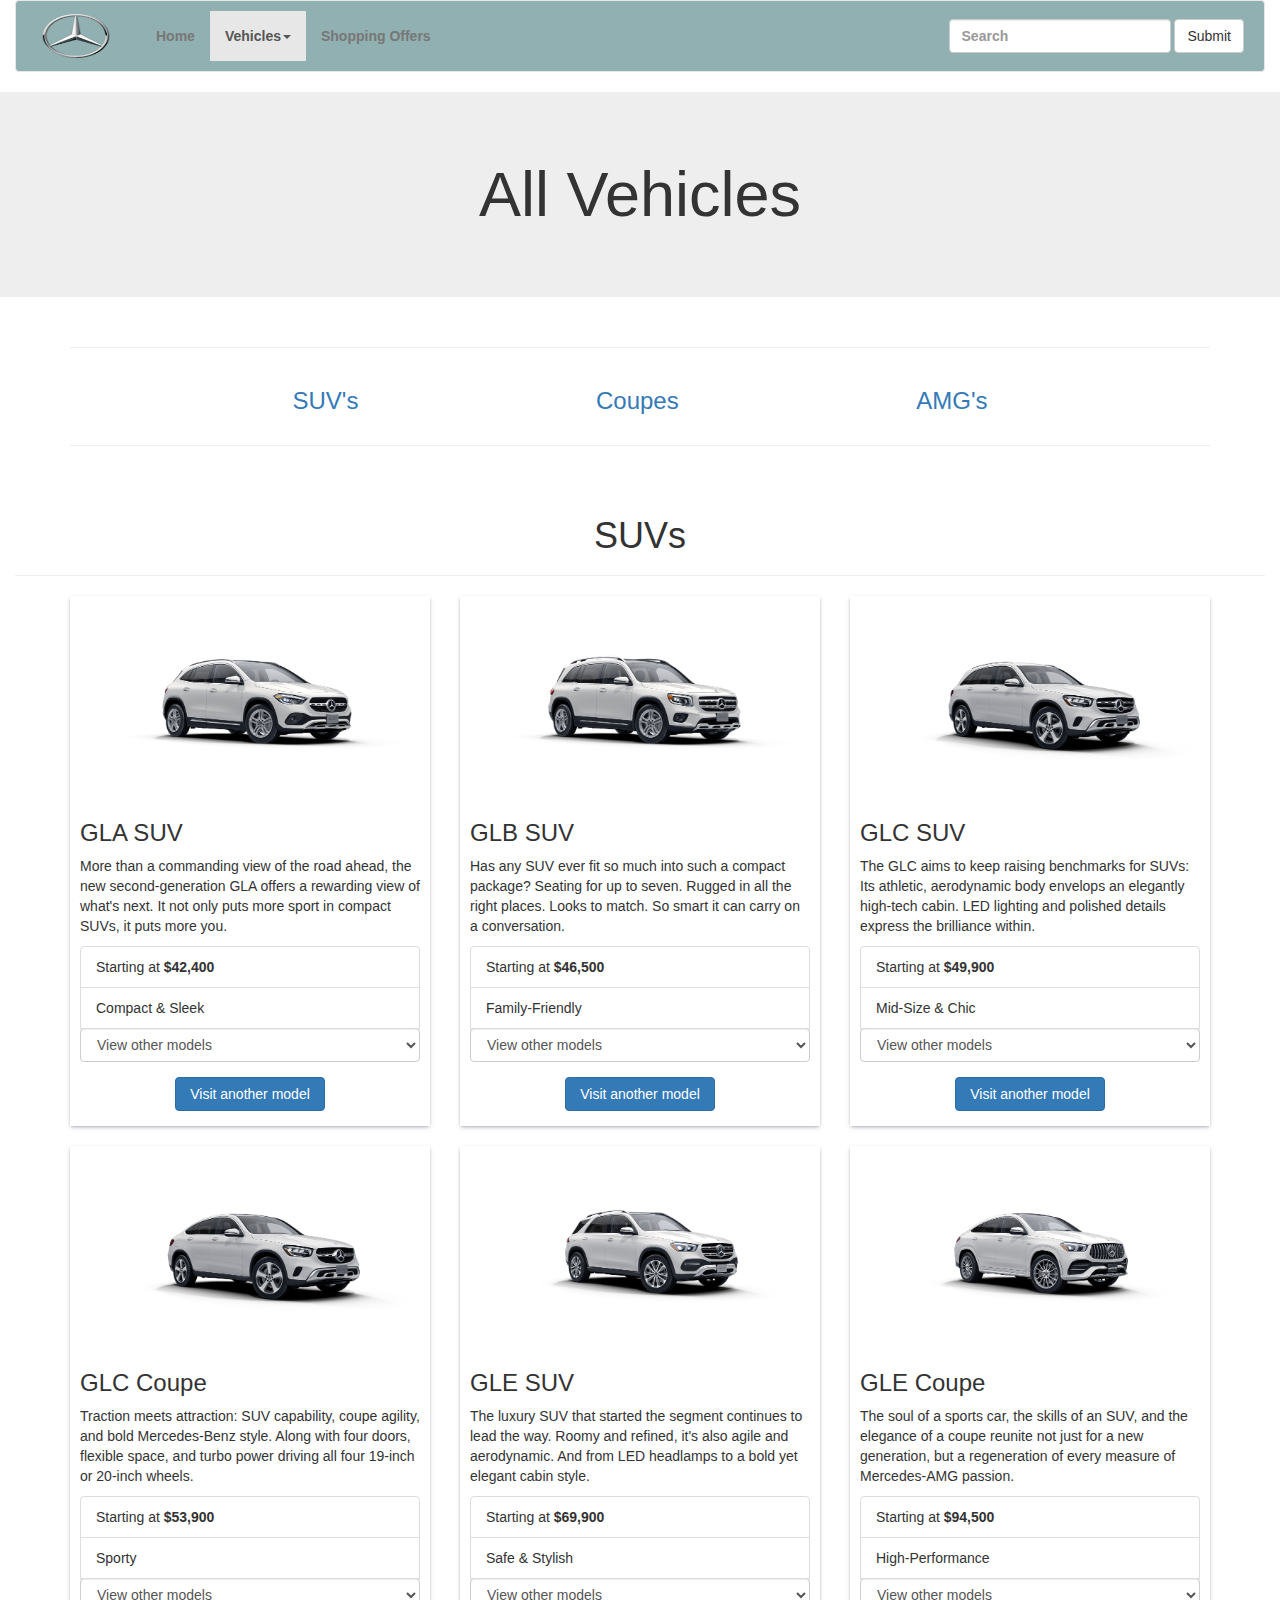
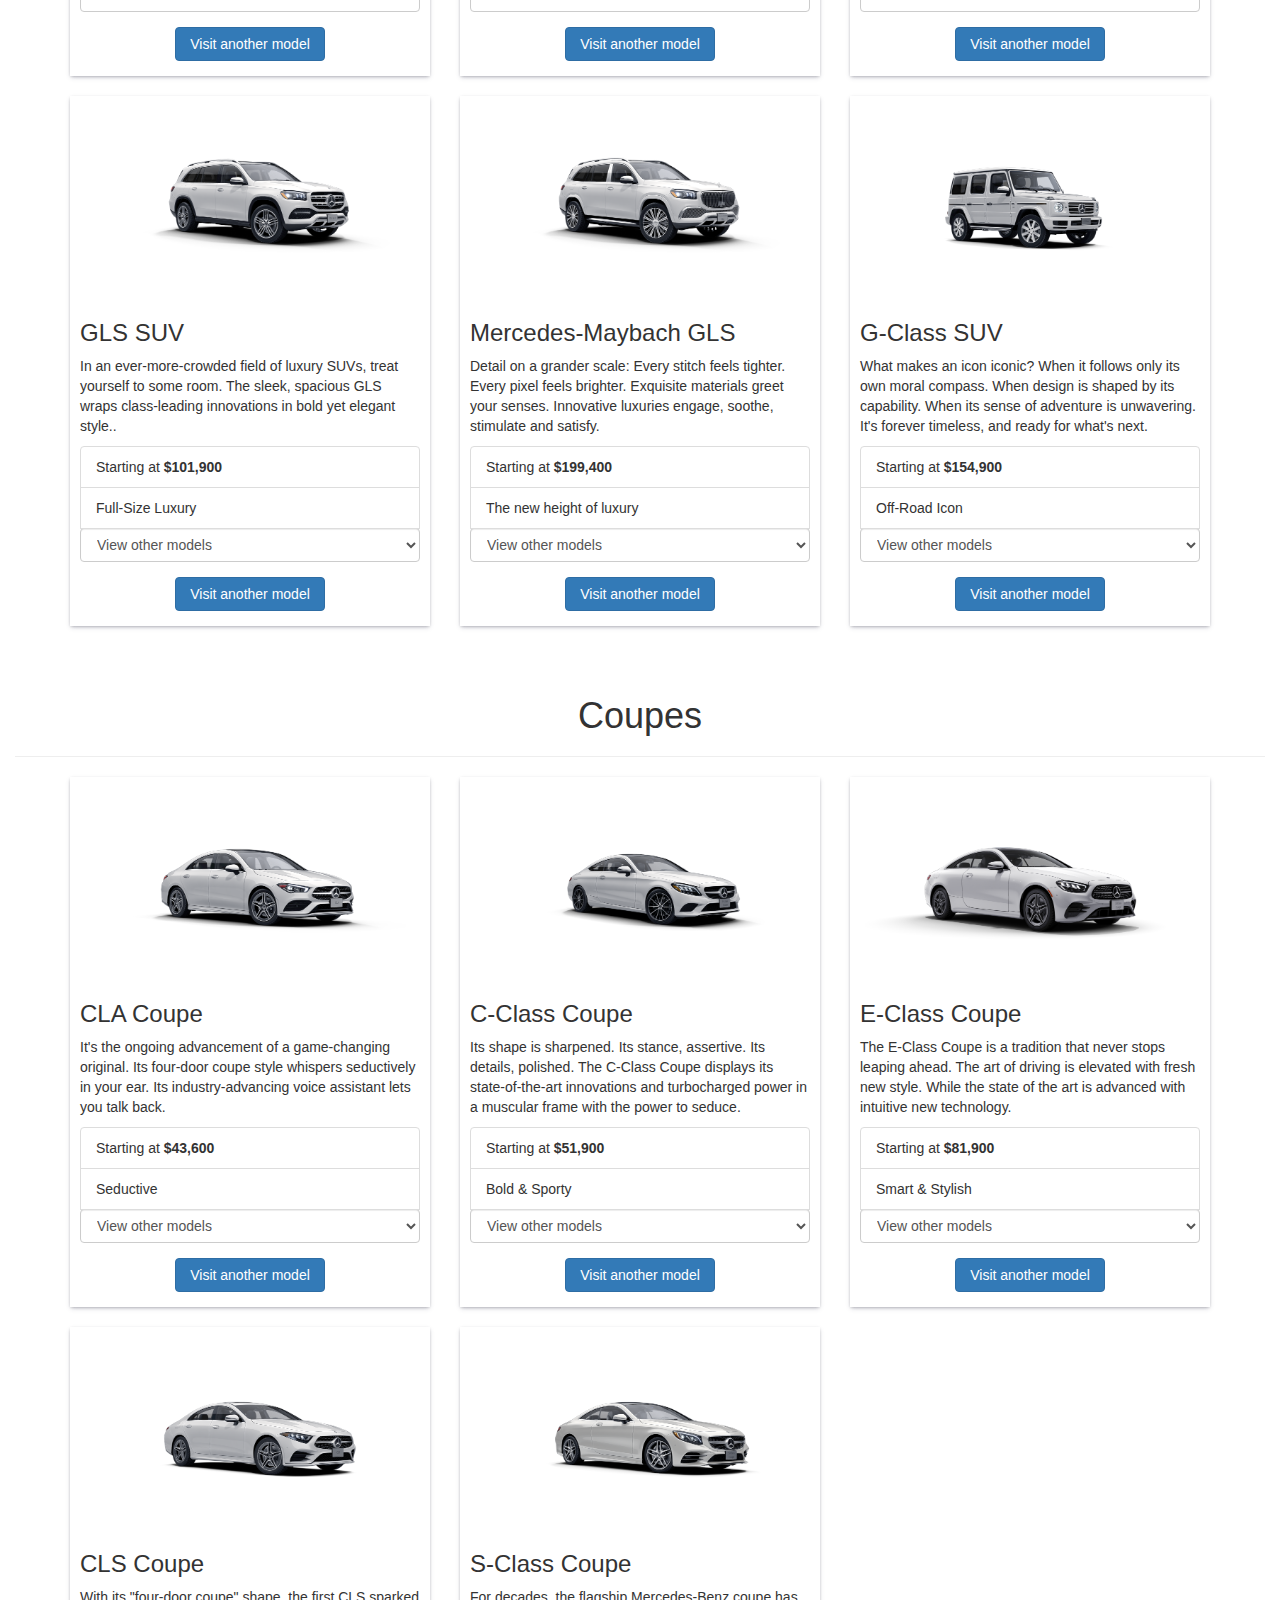
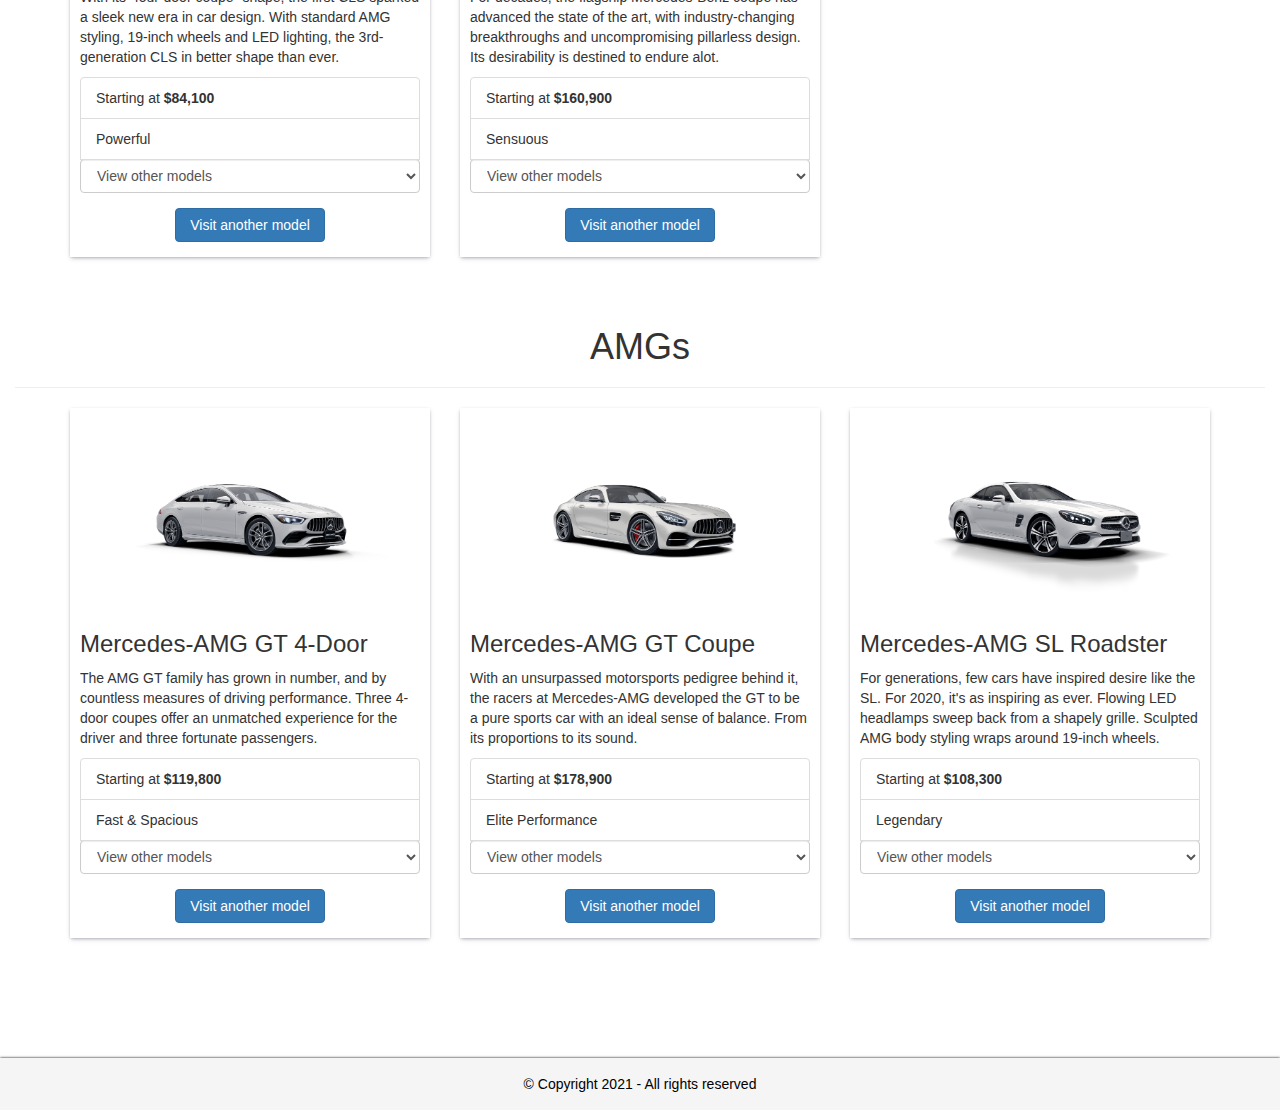
<file: vehicles.html>
<!DOCTYPE html>
<html lang="en">
  <head>
    <title>Mercedes Benz</title>

    <meta charset="UTF-8" />
    <meta http-equiv="X-UA-Compatible" content="IE=edge" />
    <meta name="viewport" content="width=device-width, initial-scale=1.0" />
    <link rel="stylesheet" href="./css/bootstrap-custom.css">
    <link
      rel="stylesheet"
      href="https://maxcdn.bootstrapcdn.com/bootstrap/3.3.7/css/bootstrap.min.css"
    />
    <script src="https://ajax.googleapis.com/ajax/libs/jquery/3.1.1/jquery.min.js"></script>
    <script src="https://maxcdn.bootstrapcdn.com/bootstrap/3.3.7/js/bootstrap.min.js"></script>
  </head>

  <body style="overflow-x: hidden;">
    <div class="container-fluid">
      <!-- Navbar -->
      <div class="container-responsive">
        <nav class="navbar navbar-default container-fluid text-center" role="navigation" style="padding: 10px;background-color: rgb(145, 176, 177); font-weight: bold;">
          <div class="navbar-header">
            <a href="index.html" class="">
              <img src="./images/logo.png" alt="" width="100" height="50" style="margin-right: 15px;" class="d-inline-block align-text-top">
            </a>
          </div>
    
          <div>
            <ul class="nav navbar-nav navbar-left">
              <li class=""><a href="index.html">Home</a></li>
              <li class="dropdown active">
                <a href="#" class="dropdown-toggle" data-toggle="dropdown">Vehicles<b class="caret"></b></a>
                 <ul class="dropdown-menu">
                   <li><a href="amgs.html">AMG's</a></li>
                   <li><a href="suvs.html">SUV's</a></li>
                   <li class="divider"></li>
                   <li><a href="vehicles.html">All vehicles</a></li>
                 </ul>
               </li>  
               <li><a href="special.html">Shopping Offers</a></li>
              
            </ul>
    
            <div>
              <form action="" role="search" class="navbar-form navbar-right">
                <div class="form-group">
                  <input type="text" class="form-control" placeholder="Search">
                </div>
                <button type="submit" class="btn btn-default" style="margin-right: 10px;">Submit</button>
              </form>
            </div>
            
          </div>
        </nav>
      <!-- Navbar -->
      </div>
    </div>

    <div class="jumbotron">
      <h1 class="text-center" style="margin-bottom: 20px;">All Vehicles</h1>
    </div>

    <!--Before Row-->
    <div class="container">
      <hr>
      <div class="row" style="display:flex; justify-content: space-between; align-items: center;">
        <div>
          <a href="#suv">
            <h5 class="h3 text-center" style="margin-bottom: 10px;">SUV's</h5>
          </a>
        </div>
        <div>
          <a href="#coupes">
            <h5 class="h3 text-center" style="margin-bottom: 10px;">Coupes</h5>
          </a>
        </div>
        <div>
          <a href="#amg">
            <h5 class="h3 text-center" style=" margin-bottom: 10px;">AMG's</h5>
          </a>
        </div>
        
      </div>
      <hr style="margin-bottom: 50px;">
    </div>
    <!--Before Row-->

    <div class="container-fluid">
      <h1 class="text-center" style="margin-bottom: 20px;" id="suv">SUVs</h1>
      <hr>
    </div>

    <!-- Row 1 -->
    <div class="container">
      <div class="row">
        <!--First-->
        <div class="col-sm-12 col-md-4 col-lg-4">
          <div class="card" style="width: 100%;padding-left: 10px; padding-right: 10px; box-shadow: rgba(50, 50, 93, 0.25) 0px 2px 5px -1px, rgba(0, 0, 0, 0.3) 0px 1px 3px -1px;">
            <a href="">
              <img src="./images/car1.png" width="100%" class="card-img-top" alt="...">
            </a>

            <div class="card-body">
              <h5 class="h3">GLA SUV</h5>
              <p class="card-text">More than a commanding view of the road ahead, the new second-generation GLA offers a rewarding view of what's next. It not only puts more sport in compact SUVs, it puts more you.</p>
            </div>
            <ul class="list-group list-group-flush">
              <li class="list-group-item">Starting at <span style="font-weight: bold;">$42,400</span></li>
              <li class="list-group-item">Compact & Sleek</li>

              <form role="form">
                <div class="form-group">
                  <select name="" id="" class="form-control">
                    <option selected>View other models</option>
                    <option>AMG GLA 35 4MATIC SUV</option>
                    <option>AMG GLA 45 4MATIC SUV</option>
                  </select>
                </div>
              </form>
              
                <div style="display: flex; justify-content: center; align-content: center;">
                  <a href="vehicles.html">
                    <button class="btn btn-primary" style="width: 150px; margin-bottom: 15px;">Visit another model</button>
                  </a>
                </div
                >
            </ul>
          </div>
        </div>
        <!--First-->

        <!--Second-->
        <div class="col-sm-12 col-md-4 col-lg-4">
          <div class="card" style="width: 100%;padding-left: 10px; padding-right: 10px; box-shadow: rgba(50, 50, 93, 0.25) 0px 2px 5px -1px, rgba(0, 0, 0, 0.3) 0px 1px 3px -1px;">
            <a href="">
              <img src="./images/car2.png" width="100%" class="card-img-top" alt="...">
            </a>

            <div class="card-body">
              <h5 class="h3">GLB SUV</h5>
              <p class="card-text">Has any SUV ever fit so much into such a compact package? Seating for up to seven. Rugged in all the right places. Looks to match. So smart it can carry on a conversation.</p>
            </div>
            <ul class="list-group list-group-flush">
              <li class="list-group-item">Starting at <span style="font-weight: bold;">$46,500</span></li>
              <li class="list-group-item">Family-Friendly</li>

              <form role="form">
                <div class="form-group">
                  <select name="" id="" class="form-control">
                    <option selected>View other models</option>
                    <option>GLB 250 4MATIC SUV</option>
                    <option>AMG GLB 35 4MATIC SUV</option>
                  </select>
                </div>
              </form>
              
                <div style="display: flex; justify-content: center; align-content: center;">
                  <a href="vehicles.html">
                    <button class="btn btn-primary" style="width: 150px; margin-bottom: 15px;">Visit another model</button>
                  </a>
                </div
                >
            </ul>
          </div>
        </div>
        <!--Second-->

        <!--Third-->
        <div class="col-sm-12 col-md-4 col-lg-4">
          <div class="card" style="width: 100%;padding-left: 10px; padding-right: 10px; box-shadow: rgba(50, 50, 93, 0.25) 0px 2px 5px -1px, rgba(0, 0, 0, 0.3) 0px 1px 3px -1px;">
            <a href="">
              <img src="./images/car3.png" width="100%" class="card-img-top" alt="...">
            </a>

            <div class="card-body">
              <h5 class="h3">GLC SUV</h5>
              <p class="card-text">The GLC aims to keep raising benchmarks for SUVs: Its athletic, aerodynamic body envelops an elegantly high-tech cabin. LED lighting and polished details express the brilliance within.</p>
            </div>
            <ul class="list-group list-group-flush">
              <li class="list-group-item">Starting at <span style="font-weight: bold;">$49,900</span></li>
              <li class="list-group-item">Mid-Size & Chic</li>

              <form role="form">
                <div class="form-group">
                  <select name="" id="" class="form-control">
                    <option selected>View other models</option>
                    <option>GLC 300 4MATIC SUV</option>
                    <option>AMG GLC 43 4MATIC SUV</option>
                    <option>AMG GLC 63 S 4MATIC+ SUV</option>
                  </select>
                </div>
              </form>
              
                <div style="display: flex; justify-content: center; align-content: center;">
                  <a href="vehicles.html">
                    <button class="btn btn-primary" style="width: 150px; margin-bottom: 15px;">Visit another model</button>
                  </a>
                </div
                >
            </ul>
          </div>
        </div>
        <!--Third-->
      </div>
    </div>
    <!-- Row 1 -->
    <!--================================================================================-->
    <!--Row 2-->
    <div class="container">
      <div class="row">
        <!--4-->
        <div class="col-sm-12 col-md-4 col-lg-4">
          <div class="card" style="width: 100%;padding-left: 10px; padding-right: 10px; box-shadow: rgba(50, 50, 93, 0.25) 0px 2px 5px -1px, rgba(0, 0, 0, 0.3) 0px 1px 3px -1px;">
            <a href="">
              <img src="./images/car4.png" width="100%" class="card-img-top" alt="...">
            </a>

            <div class="card-body">
              <h5 class="h3">GLC Coupe</h5>
              <p class="card-text">Traction meets attraction: SUV capability, coupe agility, and bold Mercedes-Benz style. Along with four doors, flexible space, and turbo power driving all four 19-inch or 20-inch wheels.</p>
            </div>
            <ul class="list-group list-group-flush">
              <li class="list-group-item">Starting at <span style="font-weight: bold;">$53,900</span></li>
              <li class="list-group-item">Sporty</li>

              <form role="form">
                <div class="form-group">
                  <select name="" id="" class="form-control">
                    <option selected>View other models</option>
                    <option>GLC 300 4MATIC Coupe</option>
                    <option>AMG GLC 43 4MATIC Coupe</option>
                    <option>AMG GLC 63 S 4MATIC+ Coupe</option>
                  </select>
                </div>
              </form>
              
                <div style="display: flex; justify-content: center; align-content: center;">
                  <a href="vehicles.html">
                    <button class="btn btn-primary" style="width: 150px; margin-bottom: 15px;">Visit another model</button>
                  </a>
                </div
                >
            </ul>
          </div>
        </div>
        <!--4-->

        <!--5-->
        <div class="col-sm-12 col-md-4 col-lg-4">
          <div class="card" style="width: 100%;padding-left: 10px; padding-right: 10px; box-shadow: rgba(50, 50, 93, 0.25) 0px 2px 5px -1px, rgba(0, 0, 0, 0.3) 0px 1px 3px -1px;">
            <a href="">
              <img src="./images/car5.png" width="100%" class="card-img-top" alt="...">
            </a>

            <div class="card-body">
              <h5 class="h3">GLE SUV</h5>
              <p class="card-text">The luxury SUV that started the segment continues to lead the way. Roomy and refined, it's also agile and aerodynamic. And from LED headlamps to a bold yet elegant cabin style.</p>
            </div>
            <ul class="list-group list-group-flush">
              <li class="list-group-item">Starting at <span style="font-weight: bold;">$69,900 </span></li>
              <li class="list-group-item">Safe & Stylish</li>

              <form role="form">
                <div class="form-group">
                  <select name="" id="" class="form-control">
                    <option selected>View other models</option>
                    <option>GLE 450 4MATIC SUV</option>
                    <option>AMG GLE 63 S 4MATIC+ SUV</option>
                  </select>
                </div>
              </form>
              
                <div style="display: flex; justify-content: center; align-content: center;">
                  <a href="vehicles.html">
                    <button class="btn btn-primary" style="width: 150px; margin-bottom: 15px;">Visit another model</button>
                  </a>
                </div
                >
            </ul>
          </div>
        </div>
        <!--5-->

        <!--6-->
        <div class="col-sm-12 col-md-4 col-lg-4">
          <div class="card" style="width: 100%;padding-left: 10px; padding-right: 10px; box-shadow: rgba(50, 50, 93, 0.25) 0px 2px 5px -1px, rgba(0, 0, 0, 0.3) 0px 1px 3px -1px;">
            <a href="">
              <img src="./images/car6.png" width="100%" class="card-img-top" alt="...">
            </a>

            <div class="card-body">
              <h5 class="h3">GLE Coupe</h5>
              <p class="card-text">The soul of a sports car, the skills of an SUV, and the elegance of a coupe reunite not just for a new generation, but a regeneration of every measure of Mercedes-AMG passion.</p>
            </div>
            <ul class="list-group list-group-flush">
              <li class="list-group-item">Starting at <span style="font-weight: bold;">$94,500 </span></li>
              <li class="list-group-item">High-Performance</li>

              <form role="form">
                <div class="form-group">
                  <select name="" id="" class="form-control">
                    <option selected>View other models</option>
                    <option>AMG GLE 63 S 4MATIC+ Coupe</option>
                    <option>AMG GLE 53 4MATIC+ Coupe</option>
                  </select>
                </div>
              </form>
              
                <div style="display: flex; justify-content: center; align-content: center;">
                  <a href="vehicles.html">
                    <button class="btn btn-primary" style="width: 150px; margin-bottom: 15px;">Visit another model</button>
                  </a>
                </div
                >
            </ul>
          </div>
        </div>
        <!--6-->
      </div>
    </div>
    <!--Row 2-->
    <!--================================================================================-->
    <!--Row 3-->
    <div class="container">
      <div class="row">
        <!--7-->
        <div class="col-sm-12 col-md-4 col-lg-4">
          <div class="card" style="width: 100%;padding-left: 10px; padding-right: 10px; box-shadow: rgba(50, 50, 93, 0.25) 0px 2px 5px -1px, rgba(0, 0, 0, 0.3) 0px 1px 3px -1px;">
            <a href="">
              <img src="./images/car7.png" width="100%" class="card-img-top" alt="...">
            </a>

            <div class="card-body">
              <h5 class="h3">GLS SUV</h5>
              <p class="card-text">In an ever-more-crowded field of luxury SUVs, treat yourself to some room. The sleek, spacious GLS wraps class-leading innovations in bold yet elegant style..</p>
            </div>
            <ul class="list-group list-group-flush">
              <li class="list-group-item">Starting at <span style="font-weight: bold;">$101,900</span></li>
              <li class="list-group-item">Full-Size Luxury</li>

              <form role="form">
                <div class="form-group">
                  <select name="" id="" class="form-control">
                    <option selected>View other models</option>
                    <option>GLS 580 4MATIC SUV</option>
                    <option>AMG GLS 63 4MATIC+ SUV</option>
                  </select>
                </div>
              </form>
              
                <div style="display: flex; justify-content: center; align-content: center;">
                  <a href="vehicles.html">
                    <button class="btn btn-primary" style="width: 150px; margin-bottom: 15px;">Visit another model</button>
                  </a>
                </div
                >
            </ul>
          </div>
        </div>
        <!--7-->

        <!--8-->
        <div class="col-sm-12 col-md-4 col-lg-4">
          <div class="card" style="width: 100%;padding-left: 10px; padding-right: 10px; box-shadow: rgba(50, 50, 93, 0.25) 0px 2px 5px -1px, rgba(0, 0, 0, 0.3) 0px 1px 3px -1px;">
            <a href="">
              <img src="./images/car8.png" width="100%" class="card-img-top" alt="...">
            </a>

            <div class="card-body">
              <h5 class="h3">Mercedes-Maybach GLS</h5>
              <p class="card-text">Detail on a grander scale: Every stitch feels tighter. Every pixel feels brighter. Exquisite materials greet your senses. Innovative luxuries engage, soothe, stimulate and satisfy.</p>
            </div>
            <ul class="list-group list-group-flush">
              <li class="list-group-item">Starting at <span style="font-weight: bold;">$199,400  </span></li>
              <li class="list-group-item">The new height of luxury</li>

              <form role="form">
                <div class="form-group">
                  <select name="" id="" class="form-control">
                    <option selected>View other models</option>
                    <option>Mercedes-Maybach GLS 600 4MATIC SUV</option>
                  </select>
                </div>
              </form>
              
                <div style="display: flex; justify-content: center; align-content: center;">
                  <a href="vehicles.html">
                    <button class="btn btn-primary" style="width: 150px; margin-bottom: 15px;">Visit another model</button>
                  </a>
                </div
                >
            </ul>
          </div>
        </div>
        <!--8-->

        <!--9-->
        <div class="col-sm-12 col-md-4 col-lg-4">
          <div class="card" style="width: 100%;padding-left: 10px; padding-right: 10px; box-shadow: rgba(50, 50, 93, 0.25) 0px 2px 5px -1px, rgba(0, 0, 0, 0.3) 0px 1px 3px -1px;">
            <a href="">
              <img src="./images/car9.png" width="100%" class="card-img-top" alt="...">
            </a>

            <div class="card-body">
              <h5 class="h3">G-Class SUV</h5>
              <p class="card-text">What makes an icon iconic? When it follows only its own moral compass. When design is shaped by its capability. When its sense of adventure is unwavering. It's forever timeless, and ready for what's next.</p>
            </div>
            <ul class="list-group list-group-flush">
              <li class="list-group-item">Starting at <span style="font-weight: bold;">$154,900  </span></li>
              <li class="list-group-item">Off-Road Icon</li>

              <form role="form">
                <div class="form-group">
                  <select name="" id="" class="form-control">
                    <option selected>View other models</option>
                    <option>G 550 SUV</option>
                    <option>Mercedes-AMG G 63 SUV</option>
                  </select>
                </div>
              </form>
              
                <div style="display: flex; justify-content: center; align-content: center;">
                  <a href="vehicles.html">
                    <button class="btn btn-primary" style="width: 150px; margin-bottom: 15px;">Visit another model</button>
                  </a>
                </div
                >
            </ul>
          </div>
        </div>
        <!--9-->
      </div>
    </div>
    <!--Row 3-->

    <!-- Before Coupes -->
    <div class="container-fluid">
      <h1 class="text-center" style="margin-top: 50px; margin-bottom: 20px;" id="coupes">Coupes</h1>
      <hr>
    </div>
    <!-- Before Coupes -->

    <!--Row 11-->
    <div class="container">
      <div class="row">
        <!--1-->
        <div class="col-sm-12 col-md-4 col-lg-4">
          <div class="card" style="width: 100%;padding-left: 10px; padding-right: 10px; box-shadow: rgba(50, 50, 93, 0.25) 0px 2px 5px -1px, rgba(0, 0, 0, 0.3) 0px 1px 3px -1px;">
            <a href="">
              <img src="./images/car11.png" width="100%" class="card-img-top" alt="...">
            </a>

            <div class="card-body">
              <h5 class="h3">CLA Coupe</h5>
              <p class="card-text">It's the ongoing advancement of a game-changing original. Its four-door coupe style whispers seductively in your ear. Its industry-advancing voice assistant lets you talk back.</p>
            </div>
            <ul class="list-group list-group-flush">
              <li class="list-group-item">Starting at <span style="font-weight: bold;">$43,600</span></li>
              <li class="list-group-item">Seductive</li>

              <form role="form">
                <div class="form-group">
                  <select name="" id="" class="form-control">
                    <option selected>View other models</option>
                    <option>CLA 250 4MATIC Coupe</option>
                    <option>AMG CLA 45 Coupe</option>
                  </select>
                </div>
              </form>
              
                <div style="display: flex; justify-content: center; align-content: center;">
                  <a href="vehicles.html">
                    <button class="btn btn-primary" style="width: 150px; margin-bottom: 15px;">Visit another model</button>
                  </a>
                </div
                >
            </ul>
          </div>
        </div>
        <!--1-->

        <!--2-->
        <div class="col-sm-12 col-md-4 col-lg-4">
          <div class="card" style="width: 100%;padding-left: 10px; padding-right: 10px; box-shadow: rgba(50, 50, 93, 0.25) 0px 2px 5px -1px, rgba(0, 0, 0, 0.3) 0px 1px 3px -1px;">
            <a href="">
              <img src="./images/car22.png" width="100%" class="card-img-top" alt="...">
            </a>

            <div class="card-body">
              <h5 class="h3">C-Class Coupe</h5>
              <p class="card-text">Its shape is sharpened. Its stance, assertive. Its details, polished. The C-Class Coupe displays its state-of-the-art innovations and turbocharged power in a muscular frame with the power to seduce.</p>
            </div>
            <ul class="list-group list-group-flush">
              <li class="list-group-item">Starting at <span style="font-weight: bold;">$51,900 </span></li>
              <li class="list-group-item">Bold & Sporty</li>

              <form role="form">
                <div class="form-group">
                  <select name="" id="" class="form-control">
                    <option selected>View other models</option>
                    <option>AMG C 63 S Coupe</option>
                    <option>C 300 4MATIC Coupe</option>
                  </select>
                </div>
              </form>
              
                <div style="display: flex; justify-content: center; align-content: center;">
                  <a href="vehicles.html">
                    <button class="btn btn-primary" style="width: 150px; margin-bottom: 15px;">Visit another model</button>
                  </a>
                </div
                >
            </ul>
          </div>
        </div>
        <!--2-->

        <!--3-->
        <div class="col-sm-12 col-md-4 col-lg-4">
          <div class="card" style="width: 100%;padding-left: 10px; padding-right: 10px; box-shadow: rgba(50, 50, 93, 0.25) 0px 2px 5px -1px, rgba(0, 0, 0, 0.3) 0px 1px 3px -1px;">
            <a href="">
              <img src="./images/car33.png" width="100%" class="card-img-top" alt="...">
            </a>

            <div class="card-body">
              <h5 class="h3">E-Class Coupe</h5>
              <p class="card-text">The E-Class Coupe is a tradition that never stops leaping ahead. The art of driving is elevated with fresh new style. While the state of the art is advanced with intuitive new technology.</p>
            </div>
            <ul class="list-group list-group-flush">
              <li class="list-group-item">Starting at <span style="font-weight: bold;">$81,900</span></li>
              <li class="list-group-item">Smart & Stylish</li>

              <form role="form">
                <div class="form-group">
                  <select name="" id="" class="form-control">
                    <option selected>View other models</option>
                    <option>E 450 4MATIC Coupe</option>
                    <option>AMG E 53 4MATIC+ Coupe</option>
                  </select>
                </div>
              </form>
              
                <div style="display: flex; justify-content: center; align-content: center;">
                  <a href="vehicles.html">
                    <button class="btn btn-primary" style="width: 150px; margin-bottom: 15px;">Visit another model</button>
                  </a>
                </div
                >
            </ul>
          </div>
        </div>
        <!--3-->

        <!--4-->
        <div class="col-sm-12 col-md-4 col-lg-4">
          <div class="card" style="width: 100%;padding-left: 10px; padding-right: 10px; box-shadow: rgba(50, 50, 93, 0.25) 0px 2px 5px -1px, rgba(0, 0, 0, 0.3) 0px 1px 3px -1px;">
            <a href="">
              <img src="./images/car44.png" width="100%" class="card-img-top" alt="...">
            </a>

            <div class="card-body">
              <h5 class="h3">CLS Coupe</h5>
              <p class="card-text">With its "four-door coupe" shape, the first CLS sparked a sleek new era in car design. With standard AMG styling, 19-inch wheels and LED lighting, the 3rd-generation CLS in better shape than ever.</p>
            </div>
            <ul class="list-group list-group-flush">
              <li class="list-group-item">Starting at <span style="font-weight: bold;">$84,100</span></li>
              <li class="list-group-item">Powerful</li>

              <form role="form">
                <div class="form-group">
                  <select name="" id="" class="form-control">
                    <option selected>View other models</option>
                    <option>CLS 450 4MATIC Coupe</option>
                    <option>AMG CLS 53 4MATIC+ Coupe</option>
                  </select>
                </div>
              </form>
              
                <div style="display: flex; justify-content: center; align-content: center;">
                  <a href="vehicles.html">
                    <button class="btn btn-primary" style="width: 150px; margin-bottom: 15px;">Visit another model</button>
                  </a>
                </div
                >
            </ul>
          </div>
        </div>
        <!--4-->

        <!--5-->
        <div class="col-sm-12 col-md-4 col-lg-4">
          <div class="card" style="width: 100%;padding-left: 10px; padding-right: 10px; box-shadow: rgba(50, 50, 93, 0.25) 0px 2px 5px -1px, rgba(0, 0, 0, 0.3) 0px 1px 3px -1px;">
            <a href="">
              <img src="./images/car55.png" width="100%" class="card-img-top" alt="...">
            </a>

            <div class="card-body">
              <h5 class="h3">S-Class Coupe</h5>
              <p class="card-text">For decades, the flagship Mercedes-Benz coupe has advanced the state of the art, with industry-changing breakthroughs and uncompromising pillarless design. Its desirability is destined to endure alot.              </p>
            </div>
            <ul class="list-group list-group-flush">
              <li class="list-group-item">Starting at <span style="font-weight: bold;">$160,900</span></li>
              <li class="list-group-item">Sensuous</li>

              <form role="form">
                <div class="form-group">
                  <select name="" id="" class="form-control">
                    <option selected>View other models</option>
                    <option>S 560 4MATIC Coupe</option>
                    <option>AMG S 63 4MATIC+ Coupe</option>
                  </select>
                </div>
              </form>
              
                <div style="display: flex; justify-content: center; align-content: center;">
                  <a href="vehicles.html">
                    <button class="btn btn-primary" style="width: 150px; margin-bottom: 15px;">Visit another model</button>
                  </a>
                </div
                >
            </ul>
          </div>
        </div>
        <!--5-->
      </div>
    </div>
    <!--Row 11-->
    <!--================================================================================-->
    <!--Row 111-->

    <!-- Before AMG -->
    <div class="container-fluid">
      <h1 class="text-center" style="margin-top: 50px; margin-bottom: 20px;" id="amg">AMGs</h1>
      <hr>
    </div>
    <!-- Before AMG -->

    <!--Row 111-->
    <div class="container">
      <div class="row">
        <!--1-->
        <div class="col-sm-12 col-md-4 col-lg-4">
          <div class="card" style="width: 100%;padding-left: 10px; padding-right: 10px; box-shadow: rgba(50, 50, 93, 0.25) 0px 2px 5px -1px, rgba(0, 0, 0, 0.3) 0px 1px 3px -1px;">
            <a href="">
              <img src="./images/car111.png" width="100%" class="card-img-top" alt="...">
            </a>

            <div class="card-body">
              <h5 class="h3">Mercedes-AMG GT 4-Door</h5>
              <p class="card-text">The AMG GT family has grown in number, and by countless measures of driving performance. Three 4-door coupes offer an unmatched experience for the driver and three fortunate passengers.</p>
            </div>
            <ul class="list-group list-group-flush">
              <li class="list-group-item">Starting at <span style="font-weight: bold;">$119,800</span></li>
              <li class="list-group-item">Fast & Spacious</li>

              <form role="form">
                <div class="form-group">
                  <select name="" id="" class="form-control">
                    <option selected>View other models</option>
                    <option>AMG GT 53 4MATIC+ 4-door Coupe</option>
                    <option>AMG GT 63 S 4MATIC+ 4-door Coupe</option>
                  </select>
                </div>
              </form>
              
                <div style="display: flex; justify-content: center; align-content: center;">
                  <a href="vehicles.html">
                    <button class="btn btn-primary" style="width: 150px; margin-bottom: 15px;">Visit another model</button>
                  </a>
                </div
                >
            </ul>
          </div>
        </div>
        <!--1-->

        <!--2-->
        <div class="col-sm-12 col-md-4 col-lg-4">
          <div class="card" style="width: 100%;padding-left: 10px; padding-right: 10px; box-shadow: rgba(50, 50, 93, 0.25) 0px 2px 5px -1px, rgba(0, 0, 0, 0.3) 0px 1px 3px -1px;">
            <a href="">
              <img src="./images/car222.png" width="100%" class="card-img-top" alt="...">
            </a>

            <div class="card-body">
              <h5 class="h3">Mercedes-AMG GT Coupe</h5>
              <p class="card-text">With an unsurpassed motorsports pedigree behind it, the racers at Mercedes-AMG developed the GT to be a pure sports car with an ideal sense of balance. From its proportions to its sound.</p>
            </div>
            <ul class="list-group list-group-flush">
              <li class="list-group-item">Starting at <span style="font-weight: bold;">$178,900</span></li>
              <li class="list-group-item">Elite Performance</li>

              <form role="form">
                <div class="form-group">
                  <select name="" id="" class="form-control">
                    <option selected>View other models</option>
                    <option>AMG GT C Coupe</option>
                    <option>AMG GT R Coupe</option>
                  </select>
                </div>
              </form>
              
                <div style="display: flex; justify-content: center; align-content: center;">
                  <a href="vehicles.html">
                    <button class="btn btn-primary" style="width: 150px; margin-bottom: 15px;">Visit another model</button>
                  </a>
                </div
                >
            </ul>
          </div>
        </div>
        <!--2-->

        <!--3-->
        <div class="col-sm-12 col-md-4 col-lg-4">
          <div class="card" style="width: 100%;padding-left: 10px; padding-right: 10px; box-shadow: rgba(50, 50, 93, 0.25) 0px 2px 5px -1px, rgba(0, 0, 0, 0.3) 0px 1px 3px -1px;">
            <a href="">
              <img src="./images/car333.png" width="100%" class="card-img-top" alt="...">
            </a>

            <div class="card-body">
              <h5 class="h3">Mercedes-AMG SL Roadster</h5>
              <p class="card-text">For generations, few cars have inspired desire like the SL. For 2020, it's as inspiring as ever. Flowing LED headlamps sweep back from a shapely grille. Sculpted AMG body styling wraps around 19-inch wheels.</p>
            </div>
            <ul class="list-group list-group-flush">
              <li class="list-group-item">Starting at <span style="font-weight: bold;">$108,300</span></li>
              <li class="list-group-item">Legendary</li>

              <form role="form">
                <div class="form-group">
                  <select name="" id="" class="form-control">
                    <option selected>View other models</option>
                    <option>SL 450 Roadster</option>
                    <option>SL 550 Roadster</option>
                  </select>
                </div>
              </form>
              
                <div style="display: flex; justify-content: center; align-content: center;">
                  <a href="vehicles.html">
                    <button class="btn btn-primary" style="width: 150px; margin-bottom: 15px;">Visit another model</button>
                  </a>
                </div
                >
            </ul>
          </div>
        </div>
        <!--3-->
      </div>
    </div>
    


  

    <div class="container-responsive">
<!-- Footer -->
    <footer style="
    margin-top: 100px;
    background-color: whitesmoke;
    box-shadow: 0px 0px 2.5px black;
    color: black;
    text-align: center;
    padding: 6px;
    font-size: 12px;">
    <p class="attribution">
      <p style="font-size: 14px; text-align: center;">&copy; Copyright  2021 - All rights reserved </p>
    </p>
</footer>
<!-- Footer -->
    </div>
    
    
        <script src="js/bootstrap.min.js"></script>
      </body>
    </html>
</file>
